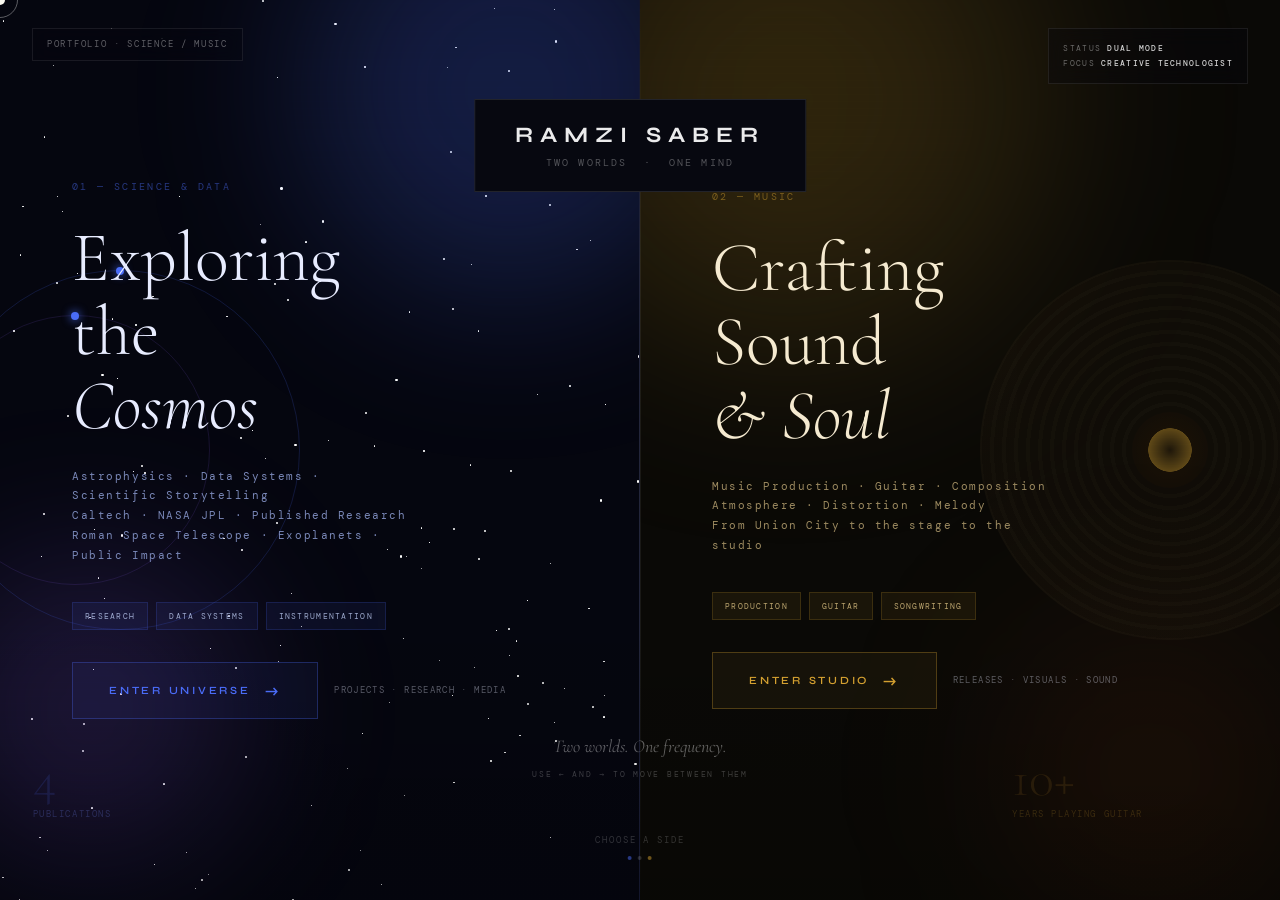
<file: index.html>
<!DOCTYPE html>
<html lang="en">
<head>
  <script type="application/ld+json">
{
  "@context": "https://schema.org",
  "@type": "Person",
  "name": "Ramzi Saber",
  "url": "https://ramzisaber.com",
  "sameAs": [
    "https://www.instagram.com/r.am.zi/",
    "https://open.spotify.com/artist/1OUuBtCM1xAnib7kuSveg5",
    "https://www.linkedin.com/in/ramzisaber/",
    "https://github.com/ramzi-saber"
  ],
  "jobTitle": "Astrophysicist, Musician, Data Engineer",
  "alumniOf": "California Institute of Technology"
}
  </script>

<meta charset="UTF-8">
<meta name="viewport" content="width=device-width, initial-scale=1.0">
<title>Ramzi Saber</title>
<meta name="description" content="Ramzi Saber — science, data, and music portfolio blending astrophysics, engineering, and sound design.">
<meta name="theme-color" content="#070810">
<link rel="preconnect" href="https://fonts.googleapis.com">
<link rel="preconnect" href="https://fonts.gstatic.com" crossorigin>
<link href="https://fonts.googleapis.com/css2?family=Cormorant+Garamond:ital,wght@0,300;0,400;0,500;0,600;1,300;1,400&family=DM+Mono:wght@300;400;500&family=Syne:wght@400;500;600;700;800&display=swap" rel="stylesheet">
<link rel="stylesheet" href="rs-shared.css">
<style>
html,body{height:100%;overflow:hidden;}
.landing{height:100vh;display:grid;grid-template-columns:1fr 1fr;position:relative;overflow:hidden;}
.half{position:relative;display:flex;flex-direction:column;justify-content:center;padding:72px;overflow:hidden;cursor:none;transition:flex .9s var(--ease);}
.half:hover{flex:1.08;}
.hc{background:var(--cosmos);border-right:1px solid var(--cb);}
.hs{background:var(--studio);}
.vg{position:absolute;border-radius:50%;filter:blur(100px);pointer-events:none;animation:pvin 6s ease-in-out infinite;}
@keyframes pvin{0%,100%{opacity:.2;transform:scale(1);}50%{opacity:.34;transform:scale(1.07);}}
.v1{width:500px;height:500px;background:rgba(212,160,48,.18);top:-150px;left:-100px;}
.v2{width:260px;height:260px;background:rgba(200,80,30,.13);bottom:0;right:0;animation-delay:-3s;}
.vinyl{position:absolute;right:-80px;top:50%;transform:translateY(-50%);width:380px;height:380px;border-radius:50%;background:repeating-radial-gradient(circle,#1a130a 0,#1a130a 8px,#231c10 8px,#231c10 12px);animation:spin 12s linear infinite;opacity:.42;}
.vinyl::after{content:'';position:absolute;top:50%;left:50%;transform:translate(-50%,-50%);width:76px;height:76px;border-radius:50%;background:radial-gradient(circle,#3a2a10 0%,#d4a030 40%,#2a1a08 41%,#1a130a 100%);}
@keyframes spin{from{transform:translateY(-50%) rotate(0)}to{transform:translateY(-50%) rotate(360deg)}}
.orb{position:absolute;left:-60px;top:50%;transform:translateY(-50%);border-radius:50%;border:1px solid rgba(74,108,247,.18);animation:opu 5s ease-in-out infinite;}
.orb::before{content:'';position:absolute;top:-4px;left:50%;transform:translateX(-50%);width:8px;height:8px;border-radius:50%;background:var(--ca);box-shadow:0 0 10px var(--ca);}
.orb1{width:360px;height:360px;}
.orb2{width:270px;height:270px;border-color:rgba(150,100,255,.13);animation-duration:7s;animation-direction:reverse;}
@keyframes opu{0%,100%{transform:translateY(-50%) scale(1);}50%{transform:translateY(-50%) scale(1.03);}}
.hlabel{font-size:9.5px;letter-spacing:.25em;text-transform:uppercase;margin-bottom:28px;opacity:.48;}
.cl{color:var(--ca);}.sl{color:var(--sa);}
.htitle{font-family:'Cormorant Garamond',serif;font-size:clamp(42px,5.5vw,80px);font-weight:300;line-height:1.05;margin-bottom:24px;position:relative;z-index:2;}
.ct{color:var(--ct);}.st{color:var(--st);}
.hsub{font-size:10.5px;letter-spacing:.15em;line-height:1.9;max-width:340px;position:relative;z-index:2;margin-bottom:48px;}
.cs{color:var(--cm);}.ss{color:var(--sm);}
/* ENTER BUTTON — large, dramatic */
.enter-btn{display:inline-flex;align-items:center;gap:14px;font-family:'Syne',sans-serif;font-size:11px;font-weight:600;letter-spacing:.25em;text-transform:uppercase;text-decoration:none;padding:18px 36px;border:1px solid;position:relative;z-index:2;transition:all .4s var(--ease);cursor:none;align-self:flex-start;overflow:hidden;}
.enter-btn::before{content:'';position:absolute;inset:0;transform:scaleX(0);transform-origin:left;transition:transform .4s var(--ease);z-index:-1;}
.enter-cosmos{color:var(--ca);border-color:rgba(74,108,247,.3);background:rgba(74,108,247,.06);}
.enter-cosmos::before{background:var(--ca);}
.enter-cosmos:hover{color:#fff;border-color:var(--ca);}
.enter-cosmos:hover::before{transform:scaleX(1);}
.enter-studio{color:var(--sa);border-color:rgba(212,160,48,.3);background:rgba(212,160,48,.06);}
.enter-studio::before{background:var(--sa);}
.enter-studio:hover{color:#0a0906;border-color:var(--sa);}
.enter-studio:hover::before{transform:scaleX(1);}
.btn-arrow{font-size:16px;transition:transform .3s var(--ease);}
.enter-btn:hover .btn-arrow{transform:translateX(6px);}
/* DIVIDER */
.ldiv{position:absolute;top:0;left:50%;transform:translateX(-50%);width:1px;height:100%;background:linear-gradient(to bottom,transparent,rgba(255,255,255,.13) 30%,rgba(255,255,255,.13) 70%,transparent);z-index:10;pointer-events:none;}
.dname{position:absolute;top:11%;left:50%;transform:translate(-50%,0);background:#070810;border:1px solid rgba(255,255,255,.11);padding:22px 40px;text-align:center;z-index:20;white-space:nowrap;}
.dname-main{font-family:'Syne',sans-serif;font-size:22px;font-weight:700;letter-spacing:.32em;text-transform:uppercase;color:rgba(255,255,255,.92);display:block;white-space:nowrap;}
.dname-sub{font-size:10px;letter-spacing:.22em;color:rgba(255,255,255,.3);display:block;margin-top:8px;text-transform:uppercase;white-space:nowrap;}
/* HINT TEXT */
.choose-hint{position:absolute;bottom:40px;left:50%;transform:translateX(-50%);text-align:center;z-index:20;animation:fi 2s ease 1s both;}
.choose-hint p{font-size:9px;letter-spacing:.22em;text-transform:uppercase;color:rgba(255,255,255,.18);}
.choose-hint-dots{display:flex;justify-content:center;gap:6px;margin-top:10px;}
.choose-hint-dots span{width:4px;height:4px;border-radius:50%;background:rgba(255,255,255,.15);}
.choose-hint-dots span:nth-child(1){background:var(--ca);opacity:.5;}
.choose-hint-dots span:nth-child(3){background:var(--sa);opacity:.5;}
@keyframes fi{from{opacity:0;transform:translate(-50%,10px);}to{opacity:1;transform:translate(-50%,0);}}
/* HERO NUMBER ACCENTS */
.half-stat{position:absolute;bottom:80px;left:72px;z-index:2;opacity:0;animation:fi 1s ease 0.8s both;}
.half-stat-num{font-family:'Cormorant Garamond',serif;font-size:52px;font-weight:300;line-height:1;color:rgba(74,108,247,.15);}
.half-stat-label{font-size:8.5px;letter-spacing:.18em;text-transform:uppercase;color:rgba(120,140,255,.25);margin-top:4px;}
.hs .half-stat{left:auto;right:72px;}
.hs .half-stat-num{color:rgba(212,160,48,.12);}
.hs .half-stat-label{color:rgba(212,160,48,.2);}

.landing::before{content:'';position:absolute;inset:0;background:
radial-gradient(circle at 18% 28%, rgba(74,108,247,.12), transparent 30%),
radial-gradient(circle at 82% 65%, rgba(212,160,48,.1), transparent 28%),
linear-gradient(to bottom, rgba(255,255,255,.02), transparent 22%, transparent 78%, rgba(255,255,255,.02));
pointer-events:none;z-index:0;}
.topnote{position:absolute;top:28px;left:32px;z-index:25;font-size:8.5px;letter-spacing:.2em;text-transform:uppercase;color:rgba(255,255,255,.36);padding:10px 14px;border:1px solid rgba(255,255,255,.08);background:rgba(7,8,16,.35);backdrop-filter:blur(10px);}
.half::after{content:'';position:absolute;inset:0;background:linear-gradient(to top, rgba(0,0,0,.16), transparent 36%);pointer-events:none;}
.pills{display:flex;flex-wrap:wrap;gap:8px;position:relative;z-index:2;margin:-12px 0 32px;}
.pill{font-size:8px;letter-spacing:.16em;text-transform:uppercase;padding:8px 12px;border:1px solid rgba(255,255,255,.08);background:rgba(255,255,255,.03);}
.hc .pill{color:rgba(200,216,255,.76);border-color:rgba(74,108,247,.18);background:rgba(74,108,247,.08);}
.hs .pill{color:rgba(240,212,144,.75);border-color:rgba(212,160,48,.18);background:rgba(212,160,48,.08);}
.enter-row{display:flex;align-items:center;gap:16px;position:relative;z-index:2;flex-wrap:wrap;}
.enter-note{font-size:8.5px;letter-spacing:.16em;text-transform:uppercase;opacity:.36;}
.center-quote{position:absolute;left:50%;bottom:120px;transform:translateX(-50%);z-index:24;font-family:'Cormorant Garamond',serif;font-size:18px;font-style:italic;color:rgba(255,255,255,.36);text-align:center;pointer-events:none;max-width:420px;line-height:1.4;}
.center-quote span{display:block;font-family:'DM Mono',monospace;font-size:8px;letter-spacing:.22em;text-transform:uppercase;font-style:normal;color:rgba(255,255,255,.22);margin-top:10px;}
.mini-console{position:absolute;top:28px;right:32px;z-index:25;padding:12px 14px;min-width:170px;border:1px solid rgba(255,255,255,.08);background:rgba(7,8,16,.35);backdrop-filter:blur(10px);font-size:8px;letter-spacing:.16em;text-transform:uppercase;color:rgba(255,255,255,.38);line-height:1.9;}
.mini-console strong{color:rgba(255,255,255,.82);font-weight:500;}
.scanline{position:absolute;inset:0;pointer-events:none;z-index:1;background:linear-gradient(to bottom,transparent 0%,rgba(255,255,255,.018) 50%,transparent 100%);background-size:100% 7px;mix-blend-mode:soft-light;opacity:.45;}

@media(max-width:768px){
  .landing{grid-template-columns:1fr;grid-template-rows:1fr 1fr;overflow:auto;height:auto;min-height:100vh;}
  html,body{overflow:auto;}
  .half{padding:80px 32px 60px;}
  .topnote{top:16px;left:16px;font-size:8px;}
  .mini-console{top:16px;right:16px;min-width:150px;font-size:7.5px;}
  .center-quote{display:none;}
  .pills{margin:-8px 0 24px;}
  .enter-row{align-items:flex-start;gap:10px;}
  .enter-note{display:none;}
  .ldiv,.dname{display:none;}
  .orb,.vinyl{display:none;}
  .half-stat{display:none;}
  .choose-hint{bottom:20px;}
  body{cursor:auto;}.cursor,.cursor-ring{display:none;}
}
</style>
</head>
<body>
<div class="page-veil" id="veil"></div>
<div class="cursor" id="cur"></div>
<div class="cursor-ring" id="ring"></div>
<title>Ramzi Saber — Astrophysicist, Data Scientist, Musician</title>

<meta name="description" content="Ramzi Saber is an astrophysicist, data engineer, and musician. NASA JPL, Caltech graduate, and music producer blending science and sound.">

<meta name="keywords" content="Ramzi Saber, astrophysics, Caltech, NASA JPL, music producer, data scientist">

<div class="landing">
  <div class="scanline"></div>
  <div class="topnote">Portfolio · Science / Music</div>
  <div class="mini-console">Status <strong id="statusMode">Dual Mode</strong><br>Focus <strong id="statusFocus">Creative Technologist</strong></div>
  <!-- COSMOS HALF -->
  <div class="half hc" id="cosmosHalf">
    <div class="stars" id="stL"></div>
    <div class="neb n1"></div>
    <div class="neb n2"></div>
    <div class="orb orb1"></div>
    <div class="orb orb2"></div>
    <div class="hlabel cl">01 — Science &amp; Data</div>
    <h1 class="htitle ct">Exploring<br>the<br><em>Cosmos</em></h1>
    <p class="hsub cs">Astrophysics · Data Systems · Scientific Storytelling<br>Caltech · NASA JPL · Published Research<br>Roman Space Telescope · Exoplanets · Public Impact</p>
    <div class="pills" aria-hidden="true"><span class="pill">Research</span><span class="pill">Data Systems</span><span class="pill">Instrumentation</span></div>
    <div class="enter-row"><a href="science.html" class="enter-btn enter-cosmos" id="enterScience" aria-label="Enter science and data portfolio">
      Enter Universe <span class="btn-arrow">→</span>
    </a><span class="enter-note">Projects · research · media</span></div>
    <div class="half-stat">
      <div class="half-stat-num">4</div>
      <div class="half-stat-label">Publications</div>
    </div>
  </div>

  <!-- DIVIDER -->
  <div class="ldiv">
    <div class="dname">
      <span class="dname-main">Ramzi Saber</span>
      <span class="dname-sub">Two worlds &nbsp;·&nbsp; One mind</span>
    </div>
  </div>

  <!-- STUDIO HALF -->
  <div class="half hs" id="studioHalf">
    <div class="vg v1"></div>
    <div class="vg v2"></div>
    <div class="vinyl"></div>
    <div class="hlabel sl">02 — Music</div>
    <h1 class="htitle st">Crafting<br>Sound<br><em>&amp; Soul</em></h1>
    <p class="hsub ss">Music Production · Guitar · Composition<br>Atmosphere · Distortion · Melody<br>From Union City to the stage to the studio</p>
    <div class="pills" aria-hidden="true"><span class="pill">Production</span><span class="pill">Guitar</span><span class="pill">Songwriting</span></div>
    <div class="enter-row"><a href="music.html" class="enter-btn enter-studio" id="enterStudio" aria-label="Enter music portfolio">
      Enter Studio <span class="btn-arrow">→</span>
    </a><span class="enter-note">Releases · visuals · sound</span></div>
    <div class="half-stat">
      <div class="half-stat-num">10+</div>
      <div class="half-stat-label">Years playing guitar</div>
    </div>
  </div>

  <!-- BOTTOM HINT -->
  <div class="choose-hint">
    <p>Choose a side</p>
    <div class="choose-hint-dots">
      <span></span><span></span><span></span>
    </div>
  </div>
  <div class="center-quote" id="centerQuote">Two worlds. One frequency.<span>Use ← and → to move between them</span></div>
</div>

<script>
const cur=document.getElementById('cur'),ring=document.getElementById('ring');
let mx=0,my=0,rx=0,ry=0;
document.addEventListener('mousemove',e=>{mx=e.clientX;my=e.clientY;cur.style.left=mx+'px';cur.style.top=my+'px';});
document.querySelectorAll('a').forEach(el=>{el.addEventListener('mouseenter',()=>ring.classList.add('hov'));el.addEventListener('mouseleave',()=>ring.classList.remove('hov'));});
(function animR(){rx+=(mx-rx)*.1;ry+=(my-ry)*.1;ring.style.left=rx+'px';ring.style.top=ry+'px';requestAnimationFrame(animR);})();

function mkStars(id,n){const c=document.getElementById(id);if(!c)return;for(let i=0;i<n;i++){const s=document.createElement('div');s.className='star';const sz=Math.random()*2+.4;s.style.cssText=`width:${sz}px;height:${sz}px;left:${Math.random()*100}%;top:${Math.random()*100}%;--d:${2+Math.random()*4}s;--mn:${.1+Math.random()*.3};--mx:${.5+Math.random()*.5};animation-delay:${Math.random()*5}s`;c.appendChild(s);}}
mkStars('stL',150);

// Cinematic transition on enter
const veil=document.getElementById('veil');
function goTo(url,color){
  veil.style.background=color;
  veil.classList.add('show');
  setTimeout(()=>window.location.href=url,600);
}
document.getElementById('enterScience').addEventListener('click',e=>{e.preventDefault();goTo('science.html','#05060f');});
document.getElementById('enterStudio').addEventListener('click',e=>{e.preventDefault();goTo('music.html','#0a0906');});

// Fade in on arrival
window.addEventListener('load',()=>{setTimeout(()=>veil.classList.remove('show'),80);});
const statusMode=document.getElementById('statusMode');
const statusFocus=document.getElementById('statusFocus');
const centerQuote=document.getElementById('centerQuote');
const quotes=[
  ['Two worlds. One frequency.','Use ← and → to move between them'],
  ['Built in data. Driven by feeling.','A portfolio split between precision and atmosphere'],
  ['Astrophysics on one side. Distortion on the other.','Same mind. Different instruments']
];
let q=0; setInterval(()=>{q=(q+1)%quotes.length; centerQuote.innerHTML=`${quotes[q][0]}<span>${quotes[q][1]}</span>`;},4200);
function setMode(side){
  if(side==='science'){statusMode.textContent='Science';statusFocus.textContent='Research / Systems';}
  else{statusMode.textContent='Music';statusFocus.textContent='Production / Guitar';}
}
document.getElementById('cosmosHalf').addEventListener('mouseenter',()=>setMode('science'));
document.getElementById('studioHalf').addEventListener('mouseenter',()=>setMode('music'));
document.addEventListener('keydown',e=>{
  if(e.key==='ArrowLeft') goTo('science.html','#05060f');
  if(e.key==='ArrowRight') goTo('music.html','#0a0906');
});
</script>
</body>
</html>
</file>
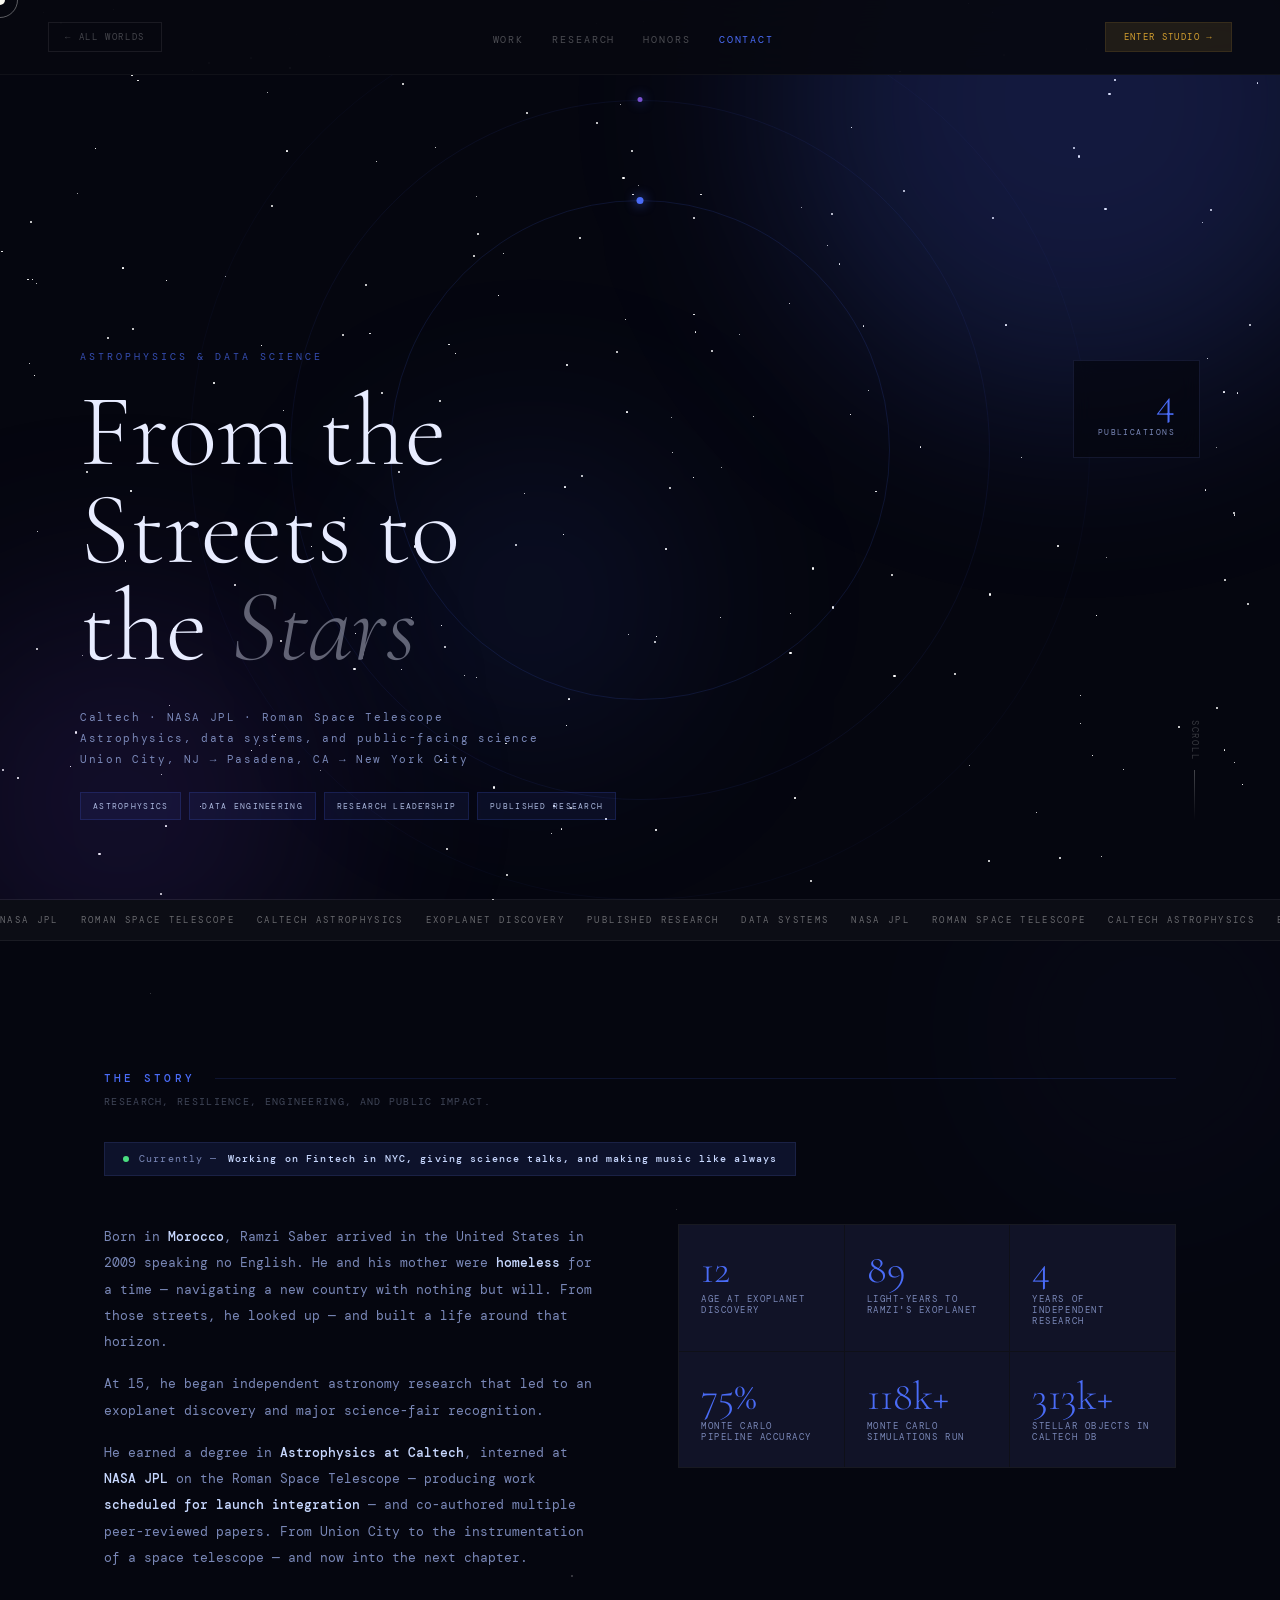
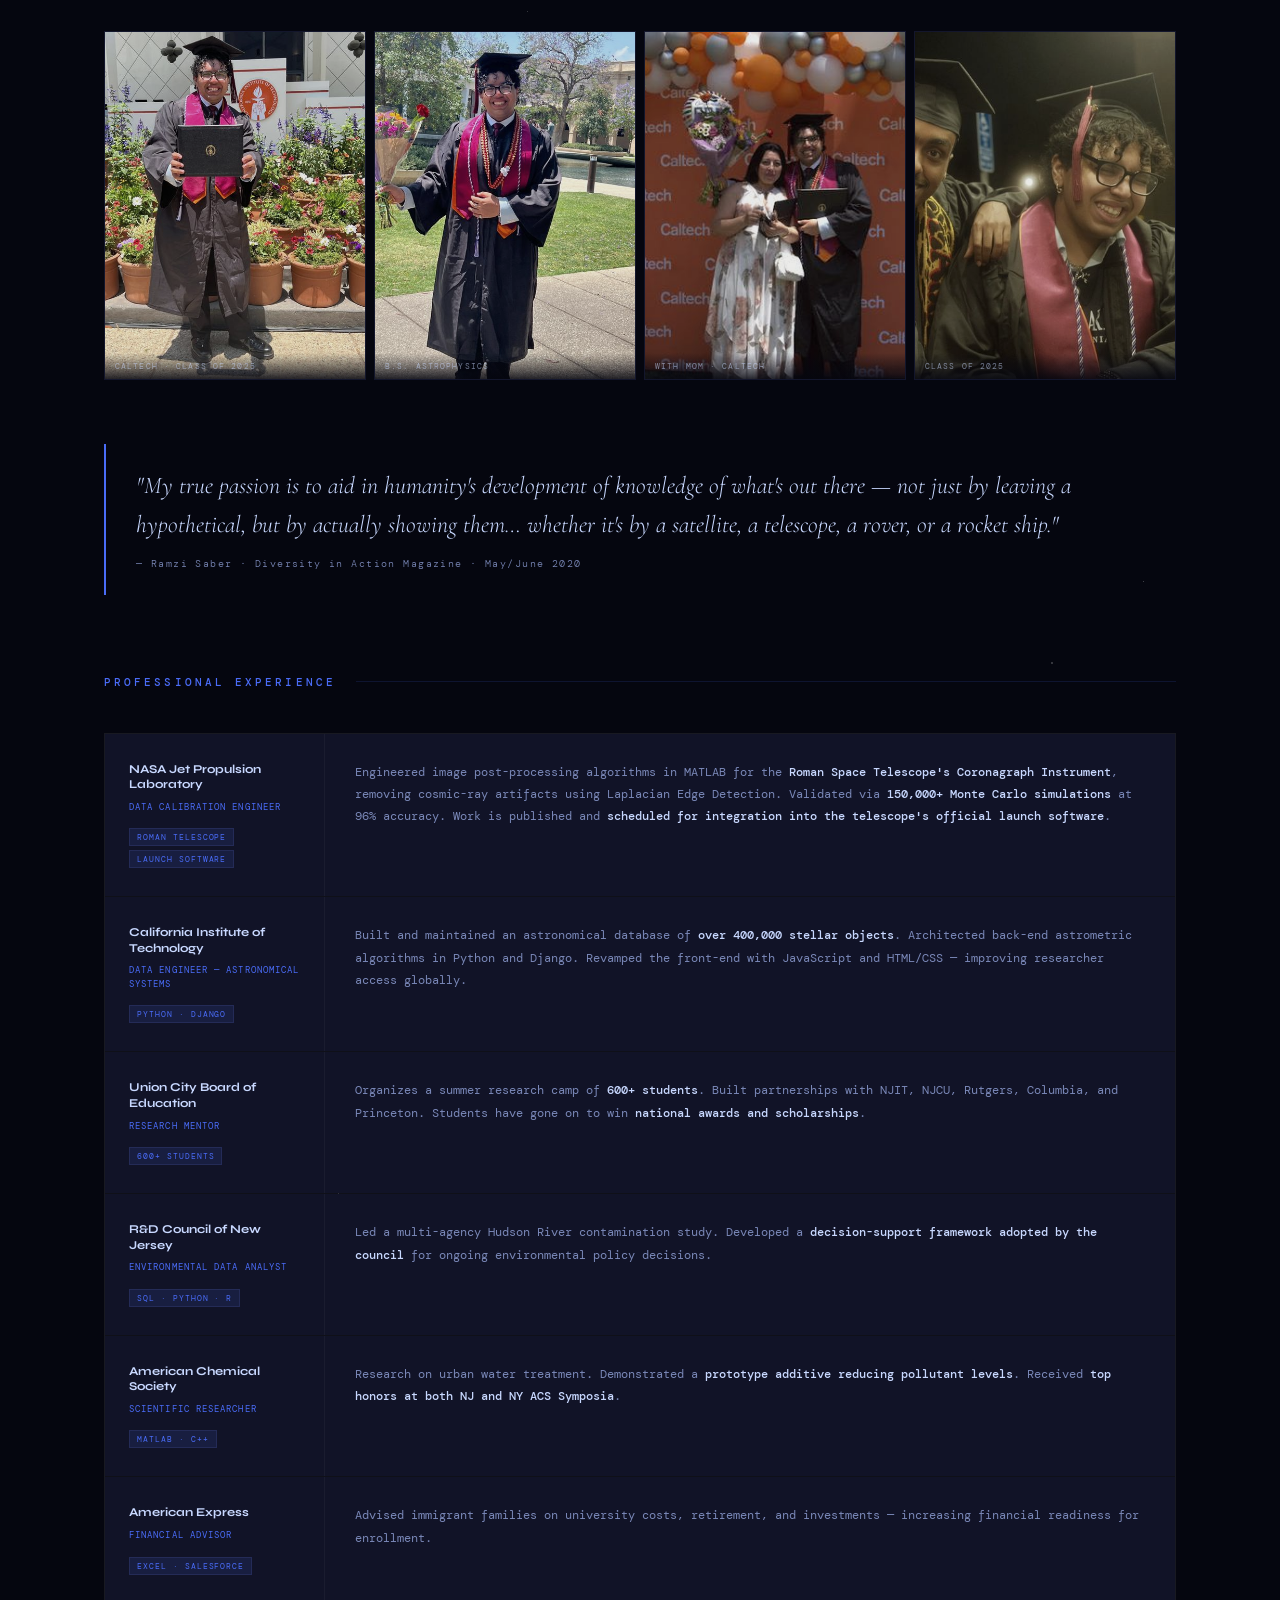
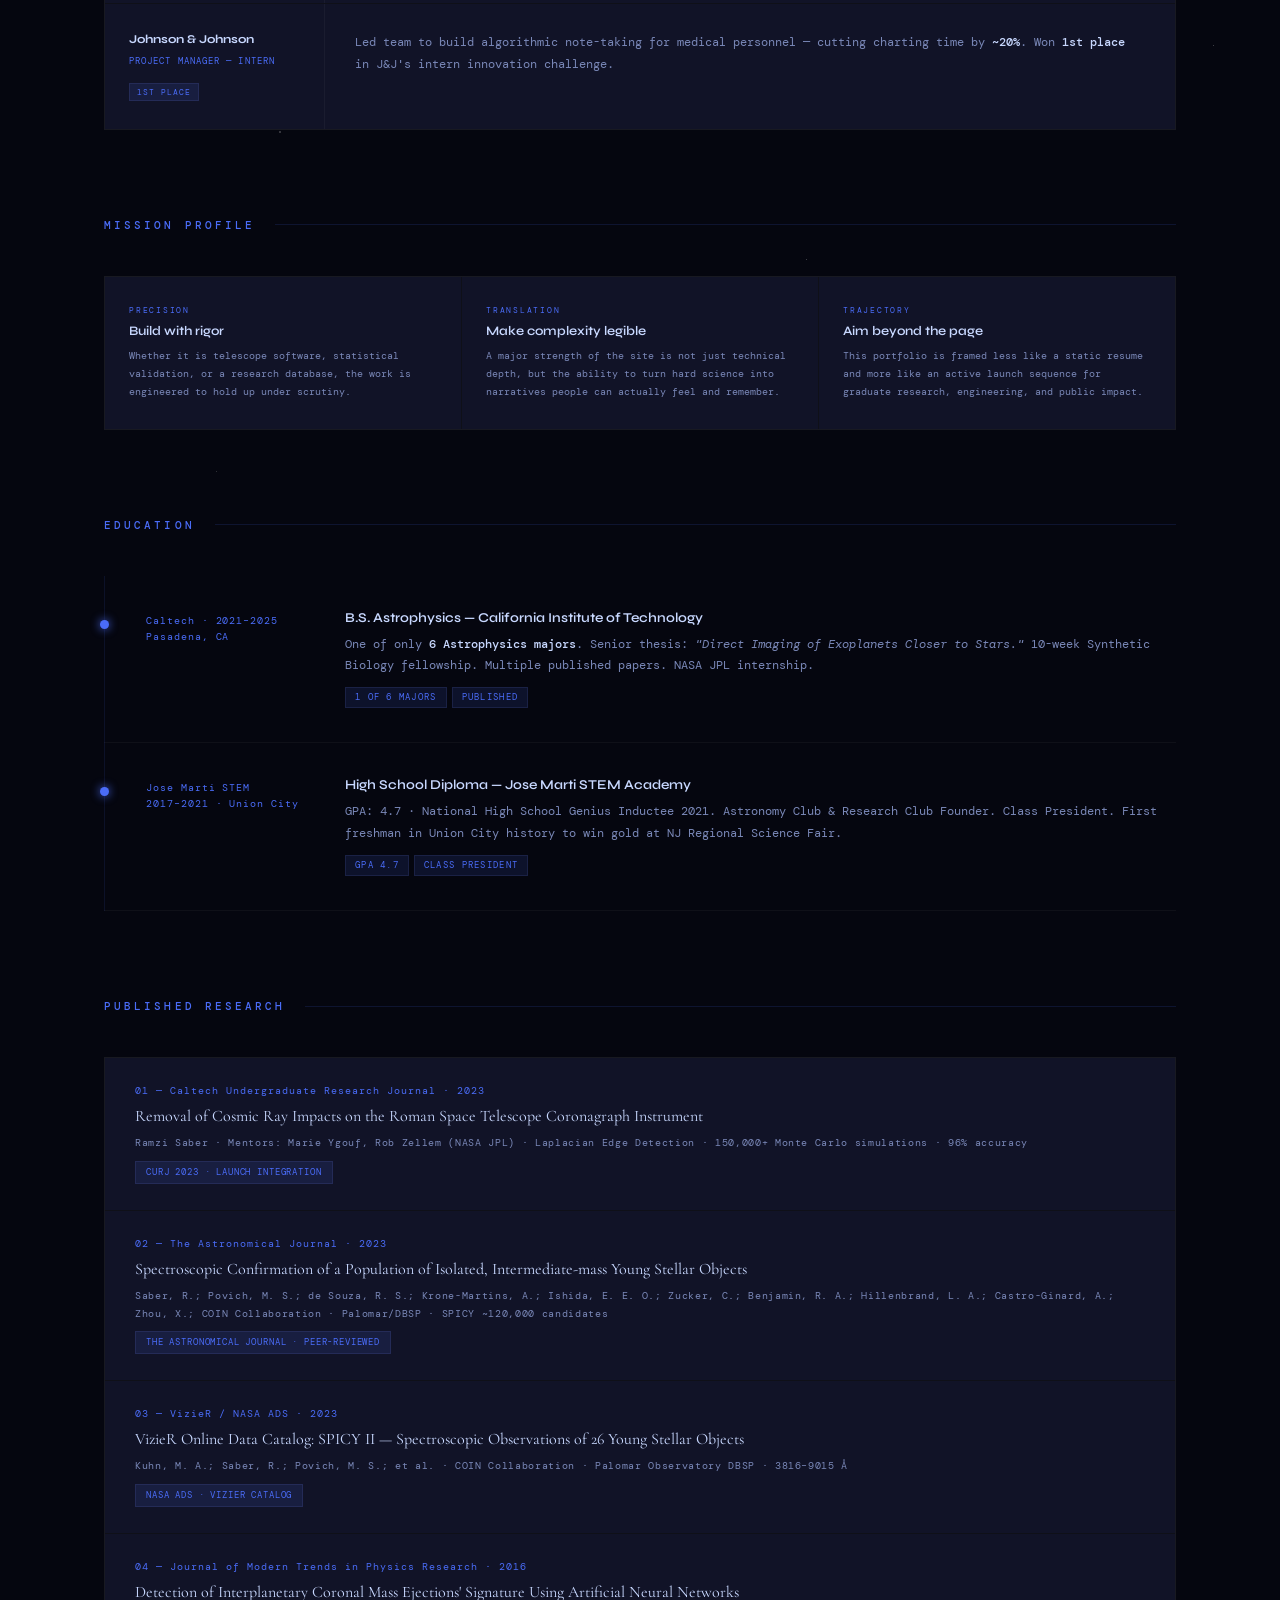
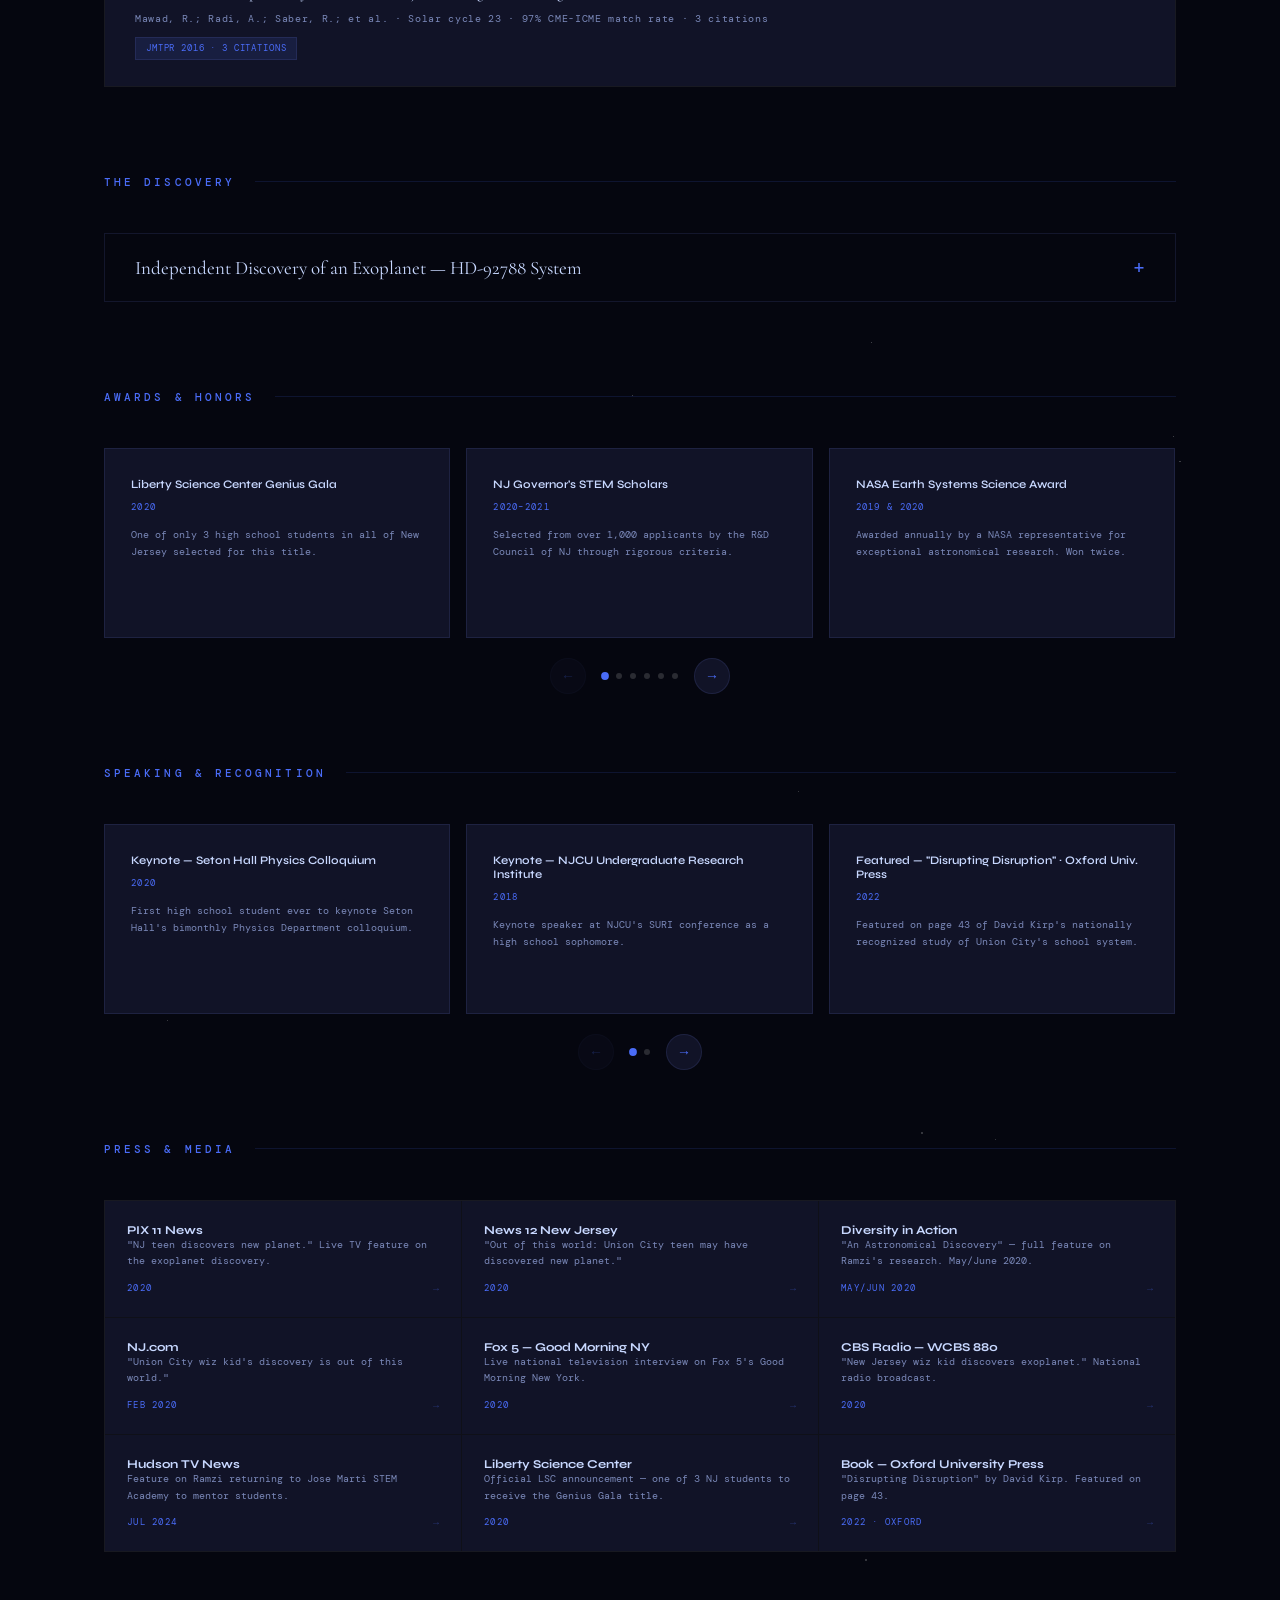
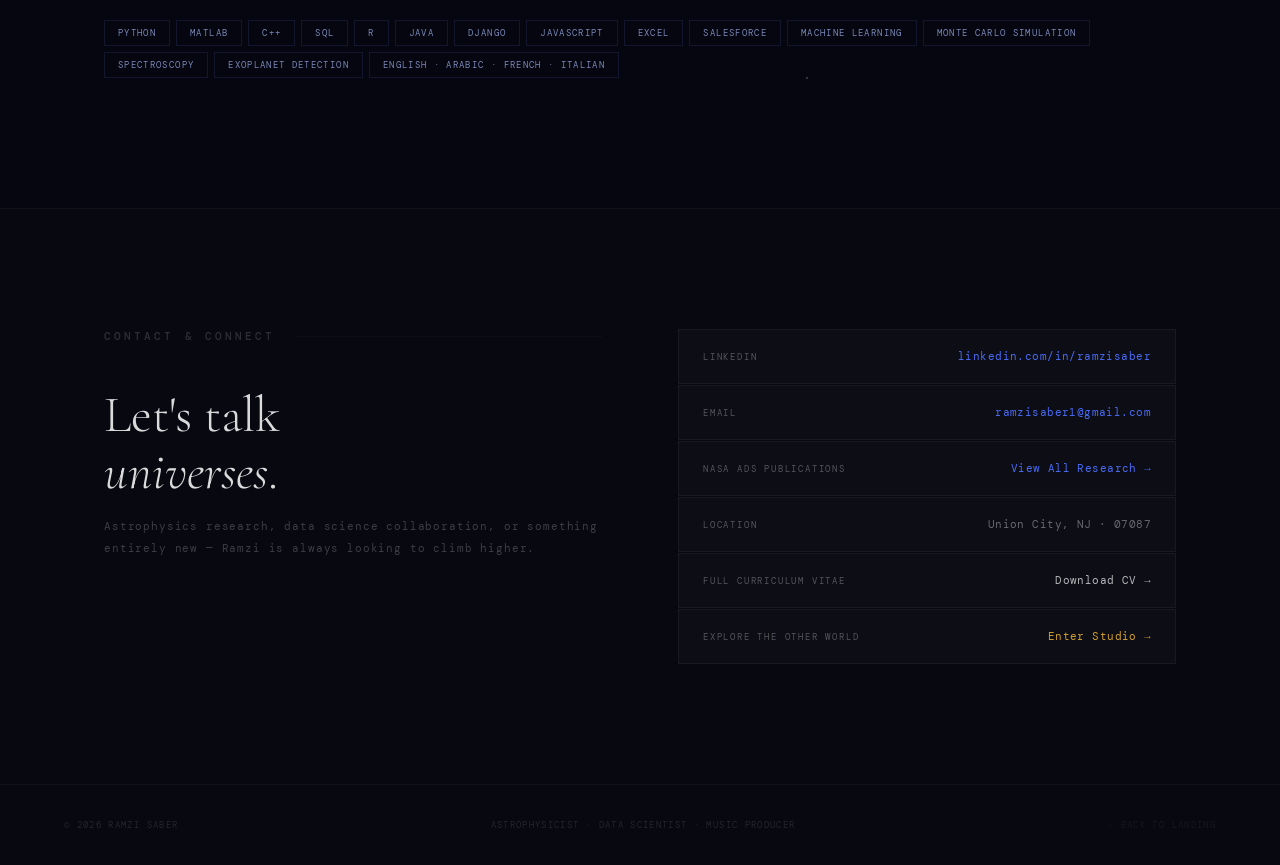
<file: science.html>
<!DOCTYPE html>
<html lang="en">
<head>
<meta charset="UTF-8">
<meta name="viewport" content="width=device-width, initial-scale=1.0">
<title>Ramzi Saber — Science & Data</title>
<meta name="description" content="Ramzi Saber science and data portfolio — astrophysics, research, engineering, publications, awards, and media.">
<meta name="theme-color" content="#05060f">
<link rel="preconnect" href="https://fonts.googleapis.com">
<link rel="preconnect" href="https://fonts.gstatic.com" crossorigin>
<link href="https://fonts.googleapis.com/css2?family=Cormorant+Garamond:ital,wght@0,300;0,400;0,500;0,600;1,300;1,400&family=DM+Mono:wght@300;400;500&family=Syne:wght@400;500;600;700;800&display=swap" rel="stylesheet">
<link rel="stylesheet" href="rs-shared.css">
<style>
.progress-bar{position:fixed;top:0;left:0;height:2px;background:var(--ca);z-index:200;width:0%;pointer-events:none;transition:width .1s linear;}
/* SCIENCE HERO */
.sci-hero{height:100vh;background:var(--cosmos);position:relative;display:flex;align-items:flex-end;overflow:hidden;}
.sci-hero .stars{position:absolute;inset:0;pointer-events:none;overflow:hidden;}
.hero-neb{position:absolute;border-radius:50%;filter:blur(100px);pointer-events:none;}
.hn1{width:600px;height:600px;background:rgba(74,108,247,.2);top:-200px;right:-100px;animation:pneb2 10s ease-in-out infinite;}
.hn2{width:400px;height:400px;background:rgba(100,60,200,.15);bottom:-100px;left:-80px;animation:pneb2 8s ease-in-out infinite;animation-delay:-4s;}
.hn3{width:300px;height:300px;background:rgba(74,108,247,.1);top:50%;left:30%;animation:pneb2 12s ease-in-out infinite;animation-delay:-6s;}
@keyframes pneb2{0%,100%{opacity:.6;transform:scale(1);}50%{opacity:1;transform:scale(1.06);}}
.hero-orb{position:absolute;border-radius:50%;border:1px solid rgba(74,108,247,.14);top:50%;left:50%;transform:translate(-50%,-50%);animation:orbspin var(--t,30s) linear infinite;}
.ho1{width:500px;height:500px;--t:30s;}
.ho2{width:700px;height:700px;--t:50s;animation-direction:reverse;border-color:rgba(74,108,247,.08);}
.ho3{width:900px;height:900px;--t:80s;border-color:rgba(74,108,247,.04);}
.ho1::before,.ho2::before{content:'';position:absolute;top:-4px;left:50%;transform:translateX(-50%);width:7px;height:7px;border-radius:50%;background:var(--ca);box-shadow:0 0 12px var(--ca);}
.ho2::before{width:5px;height:5px;background:rgba(150,100,255,.8);}
@keyframes orbspin{from{transform:translate(-50%,-50%) rotate(0)}to{transform:translate(-50%,-50%) rotate(360deg)}}
.hero-content{position:relative;z-index:2;padding:0 80px 80px;max-width:900px;}
.hero-eyebrow{font-size:10px;letter-spacing:.3em;text-transform:uppercase;color:var(--ca);opacity:.7;margin-bottom:20px;}
.hero-title{font-family:'Cormorant Garamond',serif;font-size:clamp(54px,8vw,110px);font-weight:300;line-height:.95;color:var(--ct);margin-bottom:32px;}
.hero-title em{font-style:italic;opacity:.4;}
.hero-sub{font-size:11px;letter-spacing:.15em;line-height:1.9;color:var(--cm);max-width:480px;}
.hero-scroll{position:absolute;right:80px;bottom:80px;z-index:2;display:flex;flex-direction:column;align-items:center;gap:10px;}
.hero-scroll span{font-size:8.5px;letter-spacing:.2em;text-transform:uppercase;color:rgba(255,255,255,.2);writing-mode:vertical-rl;}
.hero-scroll-line{width:1px;height:50px;background:linear-gradient(to bottom,rgba(255,255,255,.25),transparent);animation:sline 2s ease-in-out infinite;}
@keyframes sline{0%{transform:scaleY(0);transform-origin:top;}50%{transform:scaleY(1);transform-origin:top;}51%{transform:scaleY(1);transform-origin:bottom;}100%{transform:scaleY(0);transform-origin:bottom;}}
.hero-badge{position:absolute;top:40%;right:80px;z-index:2;border:1px solid var(--cb);background:rgba(5,6,15,.7);backdrop-filter:blur(10px);padding:20px 24px;text-align:right;}
.hero-badge-num{font-family:'Cormorant Garamond',serif;font-size:42px;font-weight:300;color:var(--ca);line-height:1;}
.hero-badge-lbl{font-size:8px;letter-spacing:.18em;text-transform:uppercase;color:var(--cm);margin-top:4px;}
.hero-canvas{position:absolute;inset:0;pointer-events:none;z-index:1;opacity:.45;}
.feature-band{position:relative;z-index:2;margin-top:-1px;}
.mission-grid{display:grid;grid-template-columns:repeat(3,1fr);gap:1px;background:rgba(255,255,255,.04);border:1px solid rgba(255,255,255,.04);}
.mission-card{padding:28px 24px;background:var(--csuf);}
.mission-k{font-size:8px;letter-spacing:.22em;text-transform:uppercase;color:var(--ca);margin-bottom:8px;}
.mission-title{font-family:'Syne',sans-serif;font-size:13px;font-weight:600;color:var(--cstar);margin-bottom:8px;}
.mission-desc{font-size:10px;line-height:1.8;color:var(--cm);}
@media(max-width:768px){.mission-grid{grid-template-columns:1fr;}.hero-canvas{opacity:.3;}}

.scroll-top{position:fixed;right:24px;bottom:24px;z-index:120;width:46px;height:46px;border-radius:50%;display:flex;align-items:center;justify-content:center;border:1px solid rgba(74,108,247,.2);background:rgba(5,6,15,.72);backdrop-filter:blur(12px);color:var(--ca);text-decoration:none;opacity:0;transform:translateY(12px);pointer-events:none;transition:all .3s;}
.scroll-top.show{opacity:1;transform:translateY(0);pointer-events:auto;}
.hero-pills{display:flex;flex-wrap:wrap;gap:8px;margin-top:22px;}
.hero-pill{font-size:8px;letter-spacing:.16em;text-transform:uppercase;padding:8px 12px;border:1px solid rgba(74,108,247,.18);background:rgba(74,108,247,.08);color:rgba(200,216,255,.84);}
.section-lead{font-size:10px;letter-spacing:.13em;text-transform:uppercase;color:rgba(200,216,255,.3);margin:-34px 0 34px;}
.sitem,.pub,.pitem,.ccard,.clink{transition:transform .25s, background .25s, box-shadow .25s;}
.sitem:hover,.pub:hover,.pitem:hover,.ccard:hover,.clink:hover{transform:translateY(-2px);box-shadow:0 14px 30px rgba(0,0,0,.18);}
@media(max-width:768px){.scroll-top{right:16px;bottom:16px;width:42px;height:42px;}}

</style>
</head>
<body>
<div class="page-veil" id="veil"></div>
<div class="progress-bar" id="progressBar"></div>
<div class="cursor" id="cur"></div>
<div class="cursor-ring" id="ring"></div>

<nav>
  <a href="index.html" class="nav-back cosmos-back" id="backBtn">← All Worlds</a>
  <ul class="nav-links">
    <li><a href="#experience" class="cn">Work</a></li>
    <li><a href="#research" class="cn">Research</a></li>
    <li><a href="#awards" class="cn">Honors</a></li>
    <li><a href="#contact" class="cn">Contact</a></li>
  </ul>
  <a href="music.html" class="world-switch switch-to-studio" id="switchStudio">Enter Studio →</a>
</nav>

<!-- SCIENCE HERO -->
<div class="sci-hero" id="top">
  <canvas class="hero-canvas" id="heroCanvas"></canvas>
  <div class="stars" id="stHero"></div>
  <div class="hero-neb hn1"></div>
  <div class="hero-neb hn2"></div>
  <div class="hero-neb hn3"></div>
  <div class="hero-orb ho1"></div>
  <div class="hero-orb ho2"></div>
  <div class="hero-orb ho3"></div>
  <div class="hero-content">
    <div class="hero-eyebrow">Astrophysics &amp; Data Science</div>
    <h1 class="hero-title">From the<br>Streets to<br>the <em>Stars</em></h1>
    <p class="hero-sub">Caltech · NASA JPL · Roman Space Telescope<br>Astrophysics, data systems, and public-facing science<br>Union City, NJ → Pasadena, CA → New York City</p>
    <div class="hero-pills" aria-hidden="true"><span class="hero-pill">Astrophysics</span><span class="hero-pill">Data Engineering</span><span class="hero-pill">Research Leadership</span><span class="hero-pill">Published Research</span></div>
  </div>
  <div class="hero-badge">
    <div class="hero-badge-num">4</div>
    <div class="hero-badge-lbl">Publications</div>
  </div>
  <div class="hero-scroll">
    <span>Scroll</span>
    <div class="hero-scroll-line"></div>
  </div>
</div>
<div class="feature-band marquee"><div class="marquee-track">
  <span class="marquee-item">nasa jpl</span><span class="marquee-item">roman space telescope</span><span class="marquee-item">caltech astrophysics</span><span class="marquee-item">exoplanet discovery</span><span class="marquee-item">published research</span><span class="marquee-item">data systems</span><span class="marquee-item">nasa jpl</span><span class="marquee-item">roman space telescope</span><span class="marquee-item">caltech astrophysics</span><span class="marquee-item">exoplanet discovery</span><span class="marquee-item">published research</span><span class="marquee-item">data systems</span>
</div></div>

<!-- MAIN SCIENCE CONTENT -->
<section class="csec" id="experience">
  <div class="neb n1" style="opacity:.1;"></div>
  <div class="stars" id="stSec" style="opacity:.25;"></div>
  <div class="si">
    <div class="eyebrow rev">The Story</div>
    <div class="section-lead rev">Research, resilience, engineering, and public impact.</div>
    <div class="currently rev">
      <span class="currently-dot"></span>
      Currently — <strong>Working on Fintech in NYC, giving science talks, and making music like always</strong>
    </div>
    <div class="biog rev">
      <div class="btxt">
        <p>Born in <strong>Morocco</strong>, Ramzi Saber arrived in the United States in 2009 speaking no English. He and his mother were <strong>homeless</strong> for a time — navigating a new country with nothing but will. From those streets, he looked up — and built a life around that horizon.</p>
        <p>At 15, he began independent astronomy research that led to an exoplanet discovery and major science-fair recognition.</p>
        <p>He earned a degree in <strong>Astrophysics at Caltech</strong>, interned at <strong>NASA JPL</strong> on the Roman Space Telescope — producing work <strong>scheduled for launch integration</strong> — and co-authored multiple peer-reviewed papers. From Union City to the instrumentation of a space telescope — and now into the next chapter.</p>
      </div>
      <div>
        <div class="sgrid">
          <div class="sitem"><div class="snum" data-target="15" data-suffix="">0</div><div class="slbl">Age at exoplanet discovery</div></div>
          <div class="sitem"><div class="snum" data-target="113" data-suffix="">0</div><div class="slbl">Light-years to Ramzi's exoplanet</div></div>
          <div class="sitem"><div class="snum" data-target="5" data-suffix="">0</div><div class="slbl">Years of independent research</div></div>
          <div class="sitem"><div class="snum" data-target="96" data-suffix="%">0%</div><div class="slbl">Monte Carlo pipeline accuracy</div></div>
          <div class="sitem"><div class="snum" data-target="150" data-suffix="k+">0</div><div class="slbl">Monte Carlo simulations run</div></div>
          <div class="sitem"><div class="snum" data-target="400" data-suffix="k+">0</div><div class="slbl">Stellar objects in Caltech DB</div></div>
        </div>
      </div>
    </div>
    <div class="photo-strip rev">
      <div class="photo-frame"><img src="grad1.jpg" alt="Caltech graduation" loading="lazy"><div class="photo-cap">Caltech · Class of 2025</div></div>
      <div class="photo-frame"><img src="grad2.jpg" alt="Graduation" loading="lazy"><div class="photo-cap">B.S. Astrophysics</div></div>
      <div class="photo-frame"><img src="grad3.jpg" alt="With Mom" loading="lazy"><div class="photo-cap">With Mom · Caltech</div></div>
      <div class="photo-frame"><img src="grad4.jpg" alt="With classmates" loading="lazy"><div class="photo-cap">Class of 2025</div></div>
    </div>
    <blockquote class="bquote rev">
      "My true passion is to aid in humanity's development of knowledge of what's out there — not just by leaving a hypothetical, but by actually showing them… whether it's by a satellite, a telescope, a rover, or a rocket ship."
      <cite>— Ramzi Saber · Diversity in Action Magazine · May/June 2020</cite>
    </blockquote>
    <div class="eyebrow rev" style="margin-top:0;">Professional Experience</div>
    <div class="exp-grid">
      <div class="exp-card"><div class="exp-left"><div class="exp-org">NASA Jet Propulsion Laboratory</div><div class="exp-role">Data Calibration Engineer</div><div class="exp-tags"><span class="exp-tag">Roman Telescope</span><span class="exp-tag">Launch Software</span></div></div><div class="exp-right"><p>Engineered image post-processing algorithms in MATLAB for the <strong>Roman Space Telescope's Coronagraph Instrument</strong>, removing cosmic-ray artifacts using Laplacian Edge Detection. Validated via <strong>150,000+ Monte Carlo simulations</strong> at 96% accuracy. Work is published and <strong>scheduled for integration into the telescope's official launch software</strong>.</p></div></div>
      <div class="exp-card"><div class="exp-left"><div class="exp-org">California Institute of Technology</div><div class="exp-role">Data Engineer — Astronomical Systems</div><div class="exp-tags"><span class="exp-tag">Python · Django</span></div></div><div class="exp-right"><p>Built and maintained an astronomical database of <strong>over 400,000 stellar objects</strong>. Architected back-end astrometric algorithms in Python and Django. Revamped the front-end with JavaScript and HTML/CSS — improving researcher access globally.</p></div></div>
      <div class="exp-card"><div class="exp-left"><div class="exp-org">Union City Board of Education</div><div class="exp-role">Research Mentor</div><div class="exp-tags"><span class="exp-tag">600+ Students</span></div></div><div class="exp-right"><p>Organizes a summer research camp of <strong>600+ students</strong>. Built partnerships with NJIT, NJCU, Rutgers, Columbia, and Princeton. Students have gone on to win <strong>national awards and scholarships</strong>.</p></div></div>
      <div class="exp-card"><div class="exp-left"><div class="exp-org">R&amp;D Council of New Jersey</div><div class="exp-role">Environmental Data Analyst</div><div class="exp-tags"><span class="exp-tag">SQL · Python · R</span></div></div><div class="exp-right"><p>Led a multi-agency Hudson River contamination study. Developed a <strong>decision-support framework adopted by the council</strong> for ongoing environmental policy decisions.</p></div></div>
      <div class="exp-card"><div class="exp-left"><div class="exp-org">American Chemical Society</div><div class="exp-role">Scientific Researcher</div><div class="exp-tags"><span class="exp-tag">MATLAB · C++</span></div></div><div class="exp-right"><p>Research on urban water treatment. Demonstrated a <strong>prototype additive reducing pollutant levels</strong>. Received <strong>top honors at both NJ and NY ACS Symposia</strong>.</p></div></div>
      <div class="exp-card"><div class="exp-left"><div class="exp-org">American Express</div><div class="exp-role">Financial Advisor</div><div class="exp-tags"><span class="exp-tag">Excel · Salesforce</span></div></div><div class="exp-right"><p>Advised immigrant families on university costs, retirement, and investments — increasing financial readiness for enrollment.</p></div></div>
      <div class="exp-card"><div class="exp-left"><div class="exp-org">Johnson &amp; Johnson</div><div class="exp-role">Project Manager — Intern</div><div class="exp-tags"><span class="exp-tag">1st Place</span></div></div><div class="exp-right"><p>Led team to build algorithmic note-taking for medical personnel — cutting charting time by <strong>~20%</strong>. Won <strong>1st place</strong> in J&amp;J's intern innovation challenge.</p></div></div>
    </div>
    <div class="eyebrow rev" style="margin-top:88px;">Mission Profile</div>
    <div class="mission-grid rev" style="margin-bottom:88px;">
      <div class="mission-card"><div class="mission-k">Precision</div><div class="mission-title">Build with rigor</div><div class="mission-desc">Whether it is telescope software, statistical validation, or a research database, the work is engineered to hold up under scrutiny.</div></div>
      <div class="mission-card"><div class="mission-k">Translation</div><div class="mission-title">Make complexity legible</div><div class="mission-desc">A major strength of the site is not just technical depth, but the ability to turn hard science into narratives people can actually feel and remember.</div></div>
      <div class="mission-card"><div class="mission-k">Trajectory</div><div class="mission-title">Aim beyond the page</div><div class="mission-desc">This portfolio is framed less like a static resume and more like an active launch sequence for graduate research, engineering, and public impact.</div></div>
    </div>
    <div class="eyebrow rev" style="margin-top:88px;">Education</div>
    <div class="tl rev"><div class="tlline"></div>
      <div class="titem"><div class="tyr">Caltech · 2021–2025<br>Pasadena, CA</div><div class="tc"><h3>B.S. Astrophysics — California Institute of Technology</h3><p>One of only <strong>6 Astrophysics majors</strong>. Senior thesis: <em>"Direct Imaging of Exoplanets Closer to Stars."</em> 10-week Synthetic Biology fellowship. Multiple published papers. NASA JPL internship.</p><div class="ttags"><span class="ttag">1 of 6 Majors</span><span class="ttag">Published</span></div></div></div>
      <div class="titem"><div class="tyr">Jose Marti STEM<br>2017–2021 · Union City</div><div class="tc"><h3>High School Diploma — Jose Marti STEM Academy</h3><p>GPA: 4.7 · National High School Genius Inductee 2021. Astronomy Club &amp; Research Club Founder. Class President. First freshman in Union City history to win gold at NJ Regional Science Fair.</p><div class="ttags"><span class="ttag">GPA 4.7</span><span class="ttag">Class President</span></div></div></div>
    </div>
    <div class="eyebrow rev" style="margin-top:88px;" id="research">Published Research</div>
    <div class="pub-list rev">
      <a href="https://curj.caltech.edu/2023/07/26/removal-of-cosmic-ray-impacts-on-the-roman-space-telescope-coronagraph-instrument/" target="_blank" class="pub"><div class="pub-num">01 — Caltech Undergraduate Research Journal · 2023</div><div class="ptitle">Removal of Cosmic Ray Impacts on the Roman Space Telescope Coronagraph Instrument</div><div class="pmeta">Ramzi Saber · Mentors: Marie Ygouf, Rob Zellem (NASA JPL) · Laplacian Edge Detection · 150,000+ Monte Carlo simulations · 96% accuracy</div><span class="pbadge">CURJ 2023 · Launch Integration</span></a>
      <a href="https://ui.adsabs.harvard.edu/abs/2023AJ....165....3K/abstract" target="_blank" class="pub"><div class="pub-num">02 — The Astronomical Journal · 2023</div><div class="ptitle">Spectroscopic Confirmation of a Population of Isolated, Intermediate-mass Young Stellar Objects</div><div class="pmeta">Saber, R.; Povich, M. S.; de Souza, R. S.; Krone-Martins, A.; Ishida, E. E. O.; Zucker, C.; Benjamin, R. A.; Hillenbrand, L. A.; Castro-Ginard, A.; Zhou, X.; COIN Collaboration · Palomar/DBSP · SPICY ~120,000 candidates</div><span class="pbadge">The Astronomical Journal · Peer-reviewed</span></a>
      <a href="https://ui.adsabs.harvard.edu/abs/2023yCat..51650003K/abstract" target="_blank" class="pub"><div class="pub-num">03 — VizieR / NASA ADS · 2023</div><div class="ptitle">VizieR Online Data Catalog: SPICY II — Spectroscopic Observations of 26 Young Stellar Objects</div><div class="pmeta">Kuhn, M. A.; Saber, R.; Povich, M. S.; et al. · COIN Collaboration · Palomar Observatory DBSP · 3816–9015 Å</div><span class="pbadge">NASA ADS · VizieR Catalog</span></a>
      <a href="https://ui.adsabs.harvard.edu/abs/2016JMTPR..16....1M/abstract" target="_blank" class="pub"><div class="pub-num">04 — Journal of Modern Trends in Physics Research · 2016</div><div class="ptitle">Detection of Interplanetary Coronal Mass Ejections' Signature Using Artificial Neural Networks</div><div class="pmeta">Mawad, R.; Radi, A.; Saber, R.; et al. · Solar cycle 23 · 97% CME-ICME match rate · 3 citations</div><span class="pbadge">JMTPR 2016 · 3 Citations</span></a>
    </div>
    <div class="eyebrow rev" style="margin-top:88px;">The Discovery</div>
    <div class="dd rev"><div class="ddh" id="ddH"><h3>Independent Discovery of an Exoplanet — HD-92788 System</h3><span class="ddtog" id="ddI">+</span></div>
      <div class="ddbody" id="ddB"><div class="ddinner">
        <div class="ddphases">
          <div class="ddph"><div class="phnum">01</div><div class="phyr">Freshman Year · 2017–2018</div><div class="phtitle">Mathematical Calculations</div><div class="phdesc">Targeted HD-92788 — a sun-like G-type star with anomalously high energy for a two-planet system. Applied statistics and calculus to build a mathematical case for a third planet using the Carnegie Institution's Systemic dataset.</div></div>
          <div class="ddph"><div class="phnum">02</div><div class="phyr">Sophomore Year · 2018–2019</div><div class="phtitle">Visual Confirmation</div><div class="phdesc">Using the Aladin sky atlas — a public repository — Ramzi obtained a visual of the suspected exoplanet. Every tool was publicly accessible, proving the discovery could be replicated by anyone with a computer and dedication.</div></div>
          <div class="ddph"><div class="phnum">03</div><div class="phyr">Junior Year · 2019–2020</div><div class="phtitle">Spectroscopic Analysis</div><div class="phdesc">At Seton Hall University with mentor Dr. Jose Lopez, Ramzi used the university's spectrometer to analyze both the exoplanet and its host star. Dr. Lopez was the first astronomer to formally validate the work.</div></div>
        </div>
        <div class="ddtxt"><p><strong>Why HD-92788?</strong> "It's the same size as our sun and the same type of star as our sun, and, as we know, our sun holds eight planets. I thought it was a possibility that because of the type of star it is… it should have more than two exoplanets orbiting it."</p><br><p><strong>The planet</strong> is a gas giant located approximately <strong>113 light-years away</strong> — roughly three times the size of Jupiter. Submitted for NASA confirmation while still in high school, without a university affiliation.</p></div>
      </div></div>
    </div>
    <div class="eyebrow rev" style="margin-top:88px;" id="awards">Awards &amp; Honors</div>
    <div class="carousel-wrap rev">
      <div class="carousel"><div class="carousel-track" id="awardsTrack">
        <div class="ccard"><div class="atitle">Liberty Science Center Genius Gala</div><div class="ayr">2020</div><div class="adesc">One of only 3 high school students in all of New Jersey selected for this title.</div></div>
        <div class="ccard"><div class="atitle">NJ Governor's STEM Scholars</div><div class="ayr">2020–2021</div><div class="adesc">Selected from over 1,000 applicants by the R&amp;D Council of NJ through rigorous criteria.</div></div>
        <div class="ccard"><div class="atitle">NASA Earth Systems Science Award</div><div class="ayr">2019 &amp; 2020</div><div class="adesc">Awarded annually by a NASA representative for exceptional astronomical research. Won twice.</div></div>
        <div class="ccard"><div class="atitle">U.S. Air Force Research Laboratory Award</div><div class="ayr">2019</div><div class="adesc">The Air Force acknowledges 2 students per year at the NJ Regional Science Fair.</div></div>
        <div class="ccard"><div class="atitle">U.S. Naval Science Award</div><div class="ayr">2019</div><div class="adesc">The Office of Naval Research recognizes 2 students each year for scientific success.</div></div>
        <div class="ccard"><div class="atitle">Regional ISEF Gold Medal</div><div class="ayr">2018 &amp; 2020</div><div class="adesc">Gold medal at the NJ qualifier for the International Science &amp; Engineering Fair. First freshman in Union City history (2018).</div></div>
        <div class="ccard"><div class="atitle">Presidential Full Ride Scholarship — NJCU</div><div class="ayr">2017 &amp; 2020</div><div class="adesc">Won a full presidential scholarship twice — first as a freshman, unprecedented in Union City history.</div></div>
        <div class="ccard"><div class="atitle">ACS Science Fair Top Prize — NJ &amp; NY</div><div class="ayr">2018 &amp; 2019</div><div class="adesc">Top prize at both the NJ and NY American Chemical Society fairs.</div></div>
        <div class="ccard"><div class="atitle">American Meteorological Society Award</div><div class="ayr">2019</div><div class="adesc">Given to 2 students whose work "should be recognized for its greater purpose."</div></div>
        <div class="ccard"><div class="atitle">JC Medical Center / RWJ STEM Excellence</div><div class="ayr">2017 &amp; 2020</div><div class="adesc">Awarded for superior scientific research. Won in freshman and junior years.</div></div>
        <div class="ccard"><div class="atitle">NJIT Real World Connections — 1st Place</div><div class="ayr">2017, 2018 &amp; 2019</div><div class="adesc">First place three consecutive years — the only student to achieve this.</div></div>
        <div class="ccard"><div class="atitle">Picatinny Arsenal U.S. Army Engineering</div><div class="ayr">2017</div><div class="adesc">1st place at the engineering competition hosted by one of the Army's premier research facilities.</div></div>
        <div class="ccard"><div class="atitle">Union City Science Fair — 1st Place</div><div class="ayr">2017–2020</div><div class="adesc">Undefeated across four consecutive years, advancing to NJ Regional ISEF each time.</div></div>
        <div class="ccard"><div class="atitle">J&amp;J Intern Innovation Challenge — 1st Place</div><div class="ayr">2018</div><div class="adesc">Won first place; project showcased at J&amp;J headquarters in New Brunswick.</div></div>
        <div class="ccard"><div class="atitle">Mock Trial — Hudson County Champions</div><div class="ayr">2018 &amp; 2019</div><div class="adesc">Team President. Won two consecutive championships judged by real courthouse judges.</div></div>
        <div class="ccard"><div class="atitle">Montclair University Science Symposium — Gold</div><div class="ayr">2018</div><div class="adesc">Gold medal at Montclair State University's annual science competition.</div></div>
      </div></div>
      <div class="carousel-nav">
        <button class="carr-btn" id="awardsP">&#8592;</button>
        <div class="carousel-dots" id="awardsDots"></div>
        <button class="carr-btn" id="awardsN">&#8594;</button>
      </div>
    </div>
    <div class="eyebrow rev" style="margin-top:72px;">Speaking &amp; Recognition</div>
    <div class="carousel-wrap rev">
      <div class="carousel"><div class="carousel-track" id="speakingTrack">
        <div class="ccard"><div class="atitle">Keynote — Seton Hall Physics Colloquium</div><div class="ayr">2020</div><div class="adesc">First high school student ever to keynote Seton Hall's bimonthly Physics Department colloquium.</div></div>
        <div class="ccard"><div class="atitle">Keynote — NJCU Undergraduate Research Institute</div><div class="ayr">2018</div><div class="adesc">Keynote speaker at NJCU's SURI conference as a high school sophomore.</div></div>
        <div class="ccard"><div class="atitle">Featured — "Disrupting Disruption" · Oxford Univ. Press</div><div class="ayr">2022</div><div class="adesc">Featured on page 43 of David Kirp's nationally recognized study of Union City's school system.</div></div>
        <div class="ccard"><div class="atitle">Northern NJ Junior Science &amp; Humanities Symposium</div><div class="ayr">2019 &amp; 2020</div><div class="adesc">Selected presenter at the highly selective Rutgers University STEM competition.</div></div>
        <div class="ccard"><div class="atitle">UCBOE District Meeting — Scientific Excellence</div><div class="ayr">2018 &amp; 2019</div><div class="adesc">First freshman in Union City history to receive the top scientific research award.</div></div>
      </div></div>
      <div class="carousel-nav">
        <button class="carr-btn" id="speakingP">&#8592;</button>
        <div class="carousel-dots" id="speakingDots"></div>
        <button class="carr-btn" id="speakingN">&#8594;</button>
      </div>
    </div>
    <div class="eyebrow rev" style="margin-top:72px;" id="press">Press &amp; Media</div>
    <div class="pgrid rev">
      <a href="https://www.pix11.com/news/local-news/new-jersey/nj-teen-discovers-new-planet" target="_blank" class="pitem"><div><div class="poutlet">PIX 11 News</div><div class="pdesc">"NJ teen discovers new planet." Live TV feature on the exoplanet discovery.</div></div><div class="pbot"><span class="pyr">2020</span><span class="parr">→</span></div></a>
      <a href="http://newjersey.news12.com/story/41705991/out-of-this-world-union-city-teen-may-have-discovered-new-planet-outside-solar-system" target="_blank" class="pitem"><div><div class="poutlet">News 12 New Jersey</div><div class="pdesc">"Out of this world: Union City teen may have discovered new planet."</div></div><div class="pbot"><span class="pyr">2020</span><span class="parr">→</span></div></a>
      <a href="https://mydigitalpublication.com/publication/?m=46265&i=659119&p=20" target="_blank" class="pitem"><div><div class="poutlet">Diversity in Action</div><div class="pdesc">"An Astronomical Discovery" — full feature on Ramzi's research. May/June 2020.</div></div><div class="pbot"><span class="pyr">May/Jun 2020</span><span class="parr">→</span></div></a>
      <a href="https://www.nj.com/hudson/2020/02/union-city-wiz-kids-discovery-is-out-of-this-world-its-even-out-of-this-solar-system.html" target="_blank" class="pitem"><div><div class="poutlet">NJ.com</div><div class="pdesc">"Union City wiz kid's discovery is out of this world."</div></div><div class="pbot"><span class="pyr">Feb 2020</span><span class="parr">→</span></div></a>
      <a href="https://drive.google.com/file/d/1eYq0vVEkN9sbu-3xRFWVdpLb-nLcHFvO/view?usp=sharing" target="_blank" class="pitem"><div><div class="poutlet">Fox 5 — Good Morning NY</div><div class="pdesc">Live national television interview on Fox 5's Good Morning New York.</div></div><div class="pbot"><span class="pyr">2020</span><span class="parr">→</span></div></a>
      <a href="https://wcbs880.radio.com/articles/news/new-jersey-wiz-kid-discovers-exoplanet-125-light-years-away" target="_blank" class="pitem"><div><div class="poutlet">CBS Radio — WCBS 880</div><div class="pdesc">"New Jersey wiz kid discovers exoplanet." National radio broadcast.</div></div><div class="pbot"><span class="pyr">2020</span><span class="parr">→</span></div></a>
      <a href="https://hudsontv.com/cal-tech-senior-comes-home-to-mentor-jmsa-students-in-astrophysics/" target="_blank" class="pitem"><div><div class="poutlet">Hudson TV News</div><div class="pdesc">Feature on Ramzi returning to Jose Marti STEM Academy to mentor students.</div></div><div class="pbot"><span class="pyr">Jul 2024</span><span class="parr">→</span></div></a>
      <a href="https://lsc.org/news-and-social/news/LSC-to-honor-three-NJ-students" target="_blank" class="pitem"><div><div class="poutlet">Liberty Science Center</div><div class="pdesc">Official LSC announcement — one of 3 NJ students to receive the Genius Gala title.</div></div><div class="pbot"><span class="pyr">2020</span><span class="parr">→</span></div></a>
      <a href="https://www.google.com/books/edition/Disrupting_Disruption/-qSIEAAAQBAJ?hl=en&gbpv=1&dq=ramzi+saber&pg=PA43&printsec=frontcover" target="_blank" class="pitem"><div><div class="poutlet">Book — Oxford University Press</div><div class="pdesc">"Disrupting Disruption" by David Kirp. Featured on page 43.</div></div><div class="pbot"><span class="pyr">2022 · Oxford</span><span class="parr">→</span></div></a>
    </div>
    <div class="tagsrow rev">
      <span class="tpill">Python</span><span class="tpill">MATLAB</span><span class="tpill">C++</span><span class="tpill">SQL</span><span class="tpill">R</span><span class="tpill">Java</span><span class="tpill">Django</span><span class="tpill">JavaScript</span><span class="tpill">Excel</span><span class="tpill">Salesforce</span><span class="tpill">Machine Learning</span><span class="tpill">Monte Carlo Simulation</span><span class="tpill">Spectroscopy</span><span class="tpill">Exoplanet Detection</span><span class="tpill">English · Arabic · French · Italian</span>
    </div>
  </div>
</section>

<section class="consec" id="contact">
  <div class="conin">
    <div>
      <div class="eyebrow rev" style="color:rgba(255,255,255,.16);">Contact &amp; Connect</div>
      <h2 class="conh rev">Let's talk<br><em>universes</em>.</h2>
      <p class="cons rev">Astrophysics research, data science collaboration, or something entirely new — Ramzi is always looking to climb higher.</p>
    </div>
    <div class="clinks rev">
      <a href="https://www.linkedin.com/in/ramzisaber/" target="_blank" class="clink ccl"><span class="cll">LinkedIn</span><span class="clv">linkedin.com/in/ramzisaber</span></a>
      <a href="mailto:ramzisaber1@gmail.com" class="clink ccl"><span class="cll">Email</span><span class="clv">ramzisaber1@gmail.com</span></a>
      <a href="https://ui.adsabs.harvard.edu/search/q=author%3A%22Saber%2C+Ramzi%22" target="_blank" class="clink ccl"><span class="cll">NASA ADS Publications</span><span class="clv">View All Research →</span></a>
      <div class="clink"><span class="cll">Location</span><span class="clv" style="color:rgba(255,255,255,.38);">Union City, NJ · 07087</span></div>
      <a href="Curriculum_Vitae__CV_.pdf" target="_blank" class="clink cv-link"><span class="cll">Full Curriculum Vitae</span><span class="clv">Download CV →</span></a>
      <a href="music.html" class="clink" id="switchToMusic"><span class="cll">Explore the other world</span><span class="clv" style="color:var(--sa);">Enter Studio →</span></a>
    </div>
  </div>
</section>
<footer><span>© 2026 Ramzi Saber</span><span>Astrophysicist · Data Scientist · Music Producer</span><span><a href="index.html" style="color:inherit;text-decoration:none;opacity:.5;">← Back to Landing</a></span></footer>
<a href="#top" class="scroll-top" id="scrollTop" aria-label="Back to top">↑</a>

<script>
const veil=document.getElementById('veil');
window.addEventListener('load',()=>setTimeout(()=>veil.classList.remove('show'),80));
function goTo(url,col){veil.style.background=col||'#070810';veil.classList.add('show');setTimeout(()=>window.location.href=url,600);}
document.getElementById('backBtn').addEventListener('click',e=>{e.preventDefault();goTo('index.html','#070810');});
document.getElementById('switchStudio').addEventListener('click',e=>{e.preventDefault();goTo('music.html','#0a0906');});
document.getElementById('switchToMusic').addEventListener('click',e=>{e.preventDefault();goTo('music.html','#0a0906');});

const pb=document.getElementById('progressBar');
window.addEventListener('scroll',()=>{
  const h=document.documentElement;
  pb.style.width=(h.scrollTop/(h.scrollHeight-h.clientHeight)*100)+'%';
  const st=document.getElementById('scrollTop');
  if(st) st.classList.toggle('show', h.scrollTop>500);
},{passive:true});

const cur=document.getElementById('cur'),ring=document.getElementById('ring');
let mx=0,my=0,rx=0,ry=0;
document.addEventListener('mousemove',e=>{mx=e.clientX;my=e.clientY;cur.style.left=mx+'px';cur.style.top=my+'px';});
document.querySelectorAll('a,button,.ddh').forEach(el=>{el.addEventListener('mouseenter',()=>ring.classList.add('hov'));el.addEventListener('mouseleave',()=>ring.classList.remove('hov'));});
(function animR(){rx+=(mx-rx)*.1;ry+=(my-ry)*.1;ring.style.left=rx+'px';ring.style.top=ry+'px';requestAnimationFrame(animR);})();

function mkStars(id,n){const c=document.getElementById(id);if(!c)return;for(let i=0;i<n;i++){const s=document.createElement('div');s.className='star';const sz=Math.random()*2+.4;s.style.cssText=`width:${sz}px;height:${sz}px;left:${Math.random()*100}%;top:${Math.random()*100}%;--d:${2+Math.random()*4}s;--mn:${.1+Math.random()*.3};--mx:${.5+Math.random()*.5};animation-delay:${Math.random()*5}s`;c.appendChild(s);}}
mkStars('stHero',200);mkStars('stSec',50);

const obs=new IntersectionObserver(entries=>{entries.forEach(e=>{if(e.isIntersecting)e.target.classList.add('vis');});},{threshold:.07});
document.querySelectorAll('.rev').forEach(r=>obs.observe(r));

const expObs=new IntersectionObserver(entries=>{entries.forEach(e=>{if(e.isIntersecting){e.target.querySelectorAll('.exp-card').forEach((c,i)=>setTimeout(()=>c.classList.add('vis'),i*80));}});},{threshold:.05});
const eg=document.querySelector('.exp-grid');if(eg)expObs.observe(eg);

function animCounter(el){const t=parseInt(el.dataset.target),s=el.dataset.suffix||'',dur=1600,steps=60;let i=0;const timer=setInterval(()=>{i++;el.textContent=Math.round(t*(i/steps))+s;if(i>=steps){el.textContent=t+s;clearInterval(timer);}},dur/steps);}
const cObs=new IntersectionObserver(entries=>{entries.forEach(e=>{if(e.isIntersecting){e.target.querySelectorAll('[data-target]').forEach(animCounter);cObs.unobserve(e.target);}});},{threshold:.3});
const sg=document.querySelector('.sgrid');if(sg)cObs.observe(sg);

const navLinks=document.querySelectorAll('.nav-links a');
const secs=document.querySelectorAll('section[id]');
const nObs=new IntersectionObserver(entries=>{entries.forEach(e=>{if(e.isIntersecting){const id=e.target.id;navLinks.forEach(a=>a.classList.toggle('active-nav',a.getAttribute('href')==='#'+id));}});},{threshold:.25});
secs.forEach(s=>nObs.observe(s));

document.getElementById('ddH').addEventListener('click',()=>{document.getElementById('ddB').classList.toggle('open');document.getElementById('ddI').classList.toggle('open');});

function makeCarousel(trackId,dotsId,prevId,nextId,ms){
  const track=document.getElementById(trackId),dotsEl=document.getElementById(dotsId);
  const prev=document.getElementById(prevId),next=document.getElementById(nextId);
  if(!track||!dotsEl)return;
  const cards=track.querySelectorAll('.ccard'),total=cards.length;
  function vc(){return window.innerWidth<=768?1:3;}
  function pg(){return Math.ceil(total/vc());}
  let cur2=0,timer,startX=0,drag=false;
  function buildDots(){dotsEl.innerHTML='';for(let i=0;i<pg();i++){const d=document.createElement('button');d.className='cdot'+(i===0?' active':'');d.addEventListener('click',()=>{goTo(i);reset();});dotsEl.appendChild(d);}}
  function goTo(i){cur2=Math.max(0,Math.min(i,pg()-1));const cw=cards[0].getBoundingClientRect().width+16;track.style.transform=`translateX(-${cur2*cw*vc()}px)`;dotsEl.querySelectorAll('.cdot').forEach((d,j)=>d.classList.toggle('active',j===cur2));if(prev)prev.disabled=cur2===0;if(next)next.disabled=cur2===pg()-1;}
  function fwd(){goTo(cur2<pg()-1?cur2+1:0);}
  function bk(){goTo(cur2>0?cur2-1:pg()-1);}
  function reset(){clearInterval(timer);timer=setInterval(fwd,ms);}
  if(prev)prev.addEventListener('click',()=>{bk();reset();});
  if(next)next.addEventListener('click',()=>{fwd();reset();});
  track.addEventListener('mousedown',e=>{drag=true;startX=e.clientX;clearInterval(timer);});
  track.addEventListener('mouseup',e=>{if(!drag)return;drag=false;const d=startX-e.clientX;if(Math.abs(d)>40)d>0?fwd():bk();reset();});
  track.addEventListener('mouseleave',()=>{drag=false;});
  track.addEventListener('touchstart',e=>{startX=e.touches[0].clientX;clearInterval(timer);},{passive:true});
  track.addEventListener('touchend',e=>{const d=startX-e.changedTouches[0].clientX;if(Math.abs(d)>40)d>0?fwd():bk();reset();},{passive:true});
  window.addEventListener('resize',()=>{buildDots();goTo(0);});
  buildDots();goTo(0);timer=setInterval(fwd,ms);
}
makeCarousel('awardsTrack','awardsDots','awardsP','awardsN',3200);
makeCarousel('speakingTrack','speakingDots','speakingP','speakingN',3500);
</script>
</body>
</html>
</file>
<file: rs-shared.css>
:root{--cosmos:#05060f;--csuf:#111327;--cb:rgba(120,140,255,.12);--ca:#4a6cf7;--cso:rgba(74,108,247,.12);--cstar:#c8d8ff;--ct:#e8ecff;--cm:#7a88b8;--studio:#0a0906;--ssuf:#1e1710;--sb:rgba(210,160,60,.12);--sa:#d4a030;--sso:rgba(212,160,48,.12);--sw:#f0d490;--st:#f5ead0;--sm:#9c8a60;--ease:cubic-bezier(.76,0,.24,1);}
*{margin:0;padding:0;box-sizing:border-box;}html{scroll-behavior:smooth;}::selection{background:rgba(212,160,48,.22);color:#fff;}a:focus-visible,button:focus-visible{outline:2px solid rgba(255,255,255,.6);outline-offset:3px;}
body{background:#070810;font-family:'DM Mono',monospace;color:#e8ecff;overflow-x:hidden;cursor:none;}
/* PAGE TRANSITION */
.page-veil{position:fixed;inset:0;background:#070810;z-index:1000;pointer-events:none;opacity:0;transition:opacity .6s var(--ease);}
.page-veil.show{opacity:1;pointer-events:all;}
/* PROGRESS BAR */
.progress-bar{position:fixed;top:0;left:0;height:2px;background:linear-gradient(to right,var(--ca),var(--sa));z-index:200;width:0%;transition:width .1s linear;pointer-events:none;}
/* CURSOR */
.cursor{position:fixed;width:10px;height:10px;border-radius:50%;pointer-events:none;z-index:9999;background:#fff;mix-blend-mode:difference;transform:translate(-50%,-50%);}
.cursor-ring{position:fixed;width:36px;height:36px;border-radius:50%;border:1px solid rgba(255,255,255,.35);pointer-events:none;z-index:9998;transform:translate(-50%,-50%);transition:width .2s,height .2s;}
.cursor-ring.hov{width:54px;height:54px;border-color:rgba(255,255,255,.15);}
/* NAV */
nav{position:fixed;top:0;left:0;right:0;z-index:100;display:flex;justify-content:space-between;align-items:center;padding:22px 48px;background:rgba(7,8,16,.9);backdrop-filter:blur(20px);border-bottom:1px solid rgba(255,255,255,.04);}
.nav-logo{font-family:'Syne',sans-serif;font-size:14px;font-weight:700;letter-spacing:.2em;text-transform:uppercase;color:rgba(255,255,255,.85);text-decoration:none;cursor:none;}
.nav-links{display:flex;gap:28px;list-style:none;align-items:center;}
.nav-links a{font-size:9.5px;letter-spacing:.2em;text-transform:uppercase;color:rgba(255,255,255,.28);text-decoration:none;transition:color .3s;cursor:none;}
.nav-links a:hover,.nav-links a.active-nav{color:rgba(255,255,255,.85);}
.nav-links a.cn:hover,.nav-links a.cn.active-nav{color:var(--ca);}
.nav-links a.sn:hover,.nav-links a.sn.active-nav{color:var(--sa);}
.nav-back{font-size:9px;letter-spacing:.18em;text-transform:uppercase;color:rgba(255,255,255,.25);text-decoration:none;cursor:none;display:flex;align-items:center;gap:8px;transition:color .3s;border:1px solid rgba(255,255,255,.08);padding:8px 16px;}
.nav-back:hover{color:rgba(255,255,255,.7);border-color:rgba(255,255,255,.2);}
.nav-back.cosmos-back:hover{color:var(--ca);border-color:var(--cb);}
.nav-back.studio-back:hover{color:var(--sa);border-color:var(--sb);}
/* SWITCH WORLD PILL */
.world-switch{font-size:9px;letter-spacing:.15em;text-transform:uppercase;padding:8px 18px;border:1px solid;text-decoration:none;cursor:none;transition:all .3s;}
.switch-to-studio{color:var(--sa);border-color:var(--sb);background:var(--sso);}
.switch-to-studio:hover{background:var(--sa);color:#0a0906;}
.switch-to-cosmos{color:var(--ca);border-color:var(--cb);background:var(--cso);}
.switch-to-cosmos:hover{background:var(--ca);color:#fff;}
/* SECTIONS */
.csec{background:var(--cosmos);padding:130px 0;overflow:hidden;position:relative;}
.ssec{background:var(--studio);padding:130px 0;overflow:hidden;position:relative;}
.si{max-width:1200px;margin:0 auto;padding:0 64px;position:relative;z-index:2;}
.eyebrow{font-size:11px;letter-spacing:.28em;text-transform:uppercase;font-weight:500;margin-bottom:44px;display:flex;align-items:center;gap:20px;}
.csec .eyebrow,.cosmos-page .eyebrow{color:var(--ca);}
.ssec .eyebrow,.studio-page .eyebrow{color:var(--sa);}
.eyebrow::after{content:'';flex:1;height:1px;background:currentColor;opacity:.14;}
.sh{font-family:'Cormorant Garamond',serif;font-size:clamp(46px,6vw,88px);font-weight:300;line-height:1;margin-bottom:68px;}
.csec .sh{color:var(--ct);}.ssec .sh{color:var(--st);}.sh em{font-style:italic;opacity:.42;}
.currently{display:inline-flex;align-items:center;gap:10px;padding:10px 18px;border:1px solid var(--cb);background:var(--cso);margin-bottom:48px;font-size:9.5px;letter-spacing:.12em;color:var(--cm);}
.currently-dot{width:6px;height:6px;border-radius:50%;background:#4ade80;flex-shrink:0;animation:blink 2s ease-in-out infinite;}
@keyframes blink{0%,100%{opacity:1;box-shadow:0 0 0 0 rgba(74,222,128,.4);}50%{opacity:.6;box-shadow:0 0 0 5px rgba(74,222,128,0);}}
.currently strong{color:var(--cstar);font-weight:500;}
.biog{display:grid;grid-template-columns:1fr 1fr;gap:76px;margin-bottom:60px;align-items:start;}
.btxt{font-size:12.5px;line-height:2.1;color:var(--cm);}
.btxt p+p{margin-top:16px;}
.btxt strong{color:var(--cstar);font-weight:500;}
.photo-strip{display:grid;grid-template-columns:repeat(4,1fr);gap:8px;margin-bottom:64px;}
.photo-frame{position:relative;overflow:hidden;border:1px solid var(--cb);}
.photo-frame img{width:100%;aspect-ratio:3/4;object-fit:cover;object-position:top center;display:block;filter:saturate(.8) brightness(.92);transition:filter .4s,transform .4s;}
.photo-frame:hover img{filter:saturate(1) brightness(1);transform:scale(1.04);}
.photo-cap{position:absolute;bottom:0;left:0;right:0;padding:8px 10px;background:linear-gradient(to top,rgba(5,6,15,.85),transparent);font-size:8px;letter-spacing:.14em;text-transform:uppercase;color:rgba(200,216,255,.55);}
.bquote{border-left:2px solid var(--ca);padding:22px 30px;margin:0 0 80px;font-family:'Cormorant Garamond',serif;font-size:clamp(17px,2vw,24px);font-weight:300;line-height:1.65;font-style:italic;color:var(--cstar);}
.bquote cite{display:block;font-family:'DM Mono',monospace;font-size:9.5px;letter-spacing:.15em;margin-top:12px;font-style:normal;color:var(--cm);}
.sgrid{display:grid;grid-template-columns:repeat(3,1fr);gap:1px;background:rgba(255,255,255,.04);border:1px solid rgba(255,255,255,.04);}
.sitem{padding:24px 22px;background:var(--csuf);}
.snum{font-family:'Cormorant Garamond',serif;font-size:40px;font-weight:300;line-height:1;margin-bottom:5px;color:var(--ca);}
.slbl{font-size:8.5px;letter-spacing:.18em;text-transform:uppercase;color:var(--cm);}
.exp-grid{display:flex;flex-direction:column;gap:1px;background:rgba(255,255,255,.04);border:1px solid rgba(255,255,255,.04);}
.exp-card{display:grid;grid-template-columns:220px 1fr;opacity:0;transform:translateY(18px);transition:opacity .55s ease,transform .55s ease;}
.exp-card.vis{opacity:1;transform:translateY(0);}
.exp-left{padding:28px 24px;border-right:1px solid rgba(255,255,255,.04);display:flex;flex-direction:column;gap:8px;background:var(--csuf);}
.exp-org{font-family:'Syne',sans-serif;font-size:12px;font-weight:700;line-height:1.3;color:var(--cstar);}
.exp-role{font-size:9px;letter-spacing:.12em;text-transform:uppercase;line-height:1.5;color:var(--ca);}
.exp-tags{display:flex;flex-wrap:wrap;gap:4px;margin-top:6px;}
.exp-tag{font-size:8px;letter-spacing:.12em;text-transform:uppercase;padding:3px 7px;border:1px solid var(--cb);background:var(--cso);color:var(--ca);}
.exp-right{padding:28px 30px;background:var(--csuf);}
.exp-right p{font-size:11.5px;line-height:1.95;color:var(--cm);}
.exp-right p strong{color:var(--cstar);font-weight:500;}
.tl{position:relative;}
.tlline{position:absolute;left:0;top:0;bottom:0;width:1px;opacity:.11;background:var(--ca);}
.titem{display:grid;grid-template-columns:155px 1fr;gap:44px;padding:34px 0 34px 42px;border-bottom:1px solid rgba(255,255,255,.04);position:relative;}
.titem::before{content:'';position:absolute;left:-4px;top:44px;width:9px;height:9px;border-radius:50%;background:var(--ca);box-shadow:0 0 10px var(--ca);}
.tyr{font-size:9.5px;letter-spacing:.1em;padding-top:3px;line-height:1.7;color:var(--ca);}
.tc h3{font-family:'Syne',sans-serif;font-size:13.5px;font-weight:600;margin-bottom:8px;color:var(--cstar);}
.tc p{font-size:11.5px;line-height:1.9;color:var(--cm);}
.tc p strong{color:var(--cstar);font-weight:500;}
.ttags{display:flex;flex-wrap:wrap;gap:5px;margin-top:10px;}
.ttag{font-size:8.5px;letter-spacing:.15em;text-transform:uppercase;padding:4px 9px;border:1px solid var(--cb);background:var(--cso);color:var(--ca);}
.pub-list{display:flex;flex-direction:column;gap:1px;background:rgba(255,255,255,.04);border:1px solid rgba(255,255,255,.04);}
.pub{padding:26px 30px;transition:background .3s;text-decoration:none;display:block;background:var(--csuf);}
.pub:hover{background:var(--cso);}
.pub-num{font-size:10px;letter-spacing:.1em;margin-bottom:8px;color:var(--ca);}
.ptitle{font-family:'Cormorant Garamond',serif;font-size:16px;font-weight:400;line-height:1.45;margin-bottom:7px;color:var(--cstar);}
.pmeta{font-size:9.5px;letter-spacing:.07em;line-height:1.85;color:var(--cm);}
.pbadge{font-size:8.5px;letter-spacing:.1em;text-transform:uppercase;padding:5px 10px;display:inline-block;margin-top:8px;background:var(--cso);color:var(--ca);border:1px solid var(--cb);}
.dd{border:1px solid var(--cb);overflow:hidden;}
.ddh{padding:22px 30px;display:flex;justify-content:space-between;align-items:center;cursor:none;transition:background .25s;}
.ddh:hover{background:var(--cso);}
.ddh h3{font-family:'Cormorant Garamond',serif;font-size:19px;font-weight:400;color:var(--cstar);}
.ddtog{font-size:20px;line-height:1;color:var(--ca);transition:transform .35s var(--ease);}
.ddtog.open{transform:rotate(45deg);}
.ddbody{max-height:0;overflow:hidden;transition:max-height .55s var(--ease);}
.ddbody.open{max-height:1600px;}
.ddinner{padding:0 30px 30px;}
.ddphases{display:grid;grid-template-columns:repeat(3,1fr);gap:1px;background:rgba(255,255,255,.04);border:1px solid rgba(255,255,255,.04);margin-bottom:24px;}
.ddph{padding:20px 18px;background:var(--csuf);}
.phnum{font-family:'Cormorant Garamond',serif;font-size:34px;font-weight:300;line-height:1;margin-bottom:5px;color:var(--ca);}
.phyr{font-size:8.5px;letter-spacing:.15em;text-transform:uppercase;margin-bottom:7px;color:var(--cm);}
.phtitle{font-family:'Syne',sans-serif;font-size:11.5px;font-weight:600;margin-bottom:5px;color:var(--cstar);}
.phdesc{font-size:10.5px;line-height:1.75;color:var(--cm);}
.ddtxt{font-size:11.5px;line-height:2.05;color:var(--cm);}
.ddtxt strong{color:var(--cstar);font-weight:500;}
.carousel-wrap{position:relative;}
.carousel{overflow:hidden;width:100%;}
.carousel-track{display:flex;gap:16px;transition:transform .5s var(--ease);will-change:transform;cursor:grab;}
.carousel-track:active{cursor:grabbing;}
.ccard{flex:0 0 calc(33.333% - 11px);min-height:190px;padding:28px 26px;border:1px solid var(--cb);background:var(--csuf);display:flex;flex-direction:column;gap:8px;transition:background .25s,border-color .25s;user-select:none;}
.ccard:hover{background:var(--cso);border-color:rgba(120,140,255,.25);}
.carousel-nav{display:flex;justify-content:center;align-items:center;gap:16px;margin-top:20px;}
.carr-btn{width:36px;height:36px;border-radius:50%;border:1px solid var(--cb);background:var(--csuf);color:var(--ca);font-size:14px;cursor:pointer;display:flex;align-items:center;justify-content:center;transition:all .25s;flex-shrink:0;}
.carr-btn:hover{background:var(--ca);color:#fff;border-color:var(--ca);}
.carr-btn:disabled{opacity:.25;cursor:default;}
.carousel-dots{display:flex;justify-content:center;gap:8px;flex-wrap:wrap;}
.cdot{width:6px;height:6px;border-radius:50%;background:rgba(255,255,255,.15);border:none;cursor:pointer;padding:0;transition:background .3s,transform .3s;}
.cdot.active{background:var(--ca);transform:scale(1.3);}
.atitle{font-family:'Syne',sans-serif;font-size:11.5px;font-weight:600;margin-bottom:3px;color:var(--cstar);}
.ayr{font-size:8.5px;letter-spacing:.15em;text-transform:uppercase;margin-bottom:5px;color:var(--ca);}
.adesc{font-size:10px;line-height:1.7;color:var(--cm);}
.pgrid{display:grid;grid-template-columns:repeat(3,1fr);gap:1px;background:rgba(255,255,255,.04);border:1px solid rgba(255,255,255,.04);}
.pitem{padding:22px;display:flex;flex-direction:column;justify-content:space-between;gap:12px;transition:background .25s;text-decoration:none;background:var(--csuf);}
.pitem:hover{background:var(--cso);}
.poutlet{font-family:'Syne',sans-serif;font-size:12px;font-weight:700;color:var(--cstar);}
.pdesc{font-size:9.5px;line-height:1.75;color:var(--cm);}
.pyr{font-size:8.5px;letter-spacing:.15em;text-transform:uppercase;color:var(--ca);}
.parr{font-size:10px;opacity:.38;color:var(--ca);}
.pbot{display:flex;justify-content:space-between;align-items:center;}
.tagsrow{display:flex;flex-wrap:wrap;gap:6px;margin-top:68px;}
.tpill{font-size:9px;letter-spacing:.15em;text-transform:uppercase;padding:6px 13px;border:1px solid var(--cb);color:var(--cm);}
.ssec .tpill{border-color:var(--sb);color:var(--sm);}
.wvfm{position:absolute;bottom:0;left:0;right:0;height:90px;display:flex;align-items:flex-end;gap:2px;padding:0 64px;opacity:.05;pointer-events:none;}
.wbar{flex:1;background:var(--sa);border-radius:1px 1px 0 0;animation:wa var(--dur,1.5s) ease-in-out infinite alternate;transform-origin:bottom;}
@keyframes wa{from{transform:scaleY(.25);}to{transform:scaleY(1);}}
.scs{display:flex;flex-direction:column;align-items:center;justify-content:center;min-height:50vh;text-align:center;gap:18px;}
.scst{font-family:'Cormorant Garamond',serif;font-size:clamp(30px,4vw,54px);font-weight:300;color:var(--st);}
.scss{font-size:10.5px;letter-spacing:.14em;color:var(--sm);line-height:2.1;}
.consec{background:#070810;padding:120px 0;border-top:1px solid rgba(255,255,255,.04);}
.conin{max-width:1200px;margin:0 auto;padding:0 64px;display:grid;grid-template-columns:1fr 1fr;gap:76px;align-items:start;}
.conh{font-family:'Cormorant Garamond',serif;font-size:clamp(38px,4vw,58px);font-weight:300;color:rgba(255,255,255,.85);line-height:1.1;margin-bottom:16px;}
.cons{font-size:10.5px;letter-spacing:.08em;color:rgba(255,255,255,.22);line-height:2.1;}
.clinks{display:flex;flex-direction:column;gap:1px;}
.clink{display:flex;justify-content:space-between;align-items:center;padding:20px 24px;border:1px solid rgba(255,255,255,.05);text-decoration:none;transition:all .3s;background:rgba(255,255,255,.02);cursor:none;}
.clink:hover{background:rgba(255,255,255,.05);border-color:rgba(255,255,255,.1);}
.cll{font-size:9px;letter-spacing:.2em;text-transform:uppercase;color:rgba(255,255,255,.3);}
.clv{font-size:10.5px;color:rgba(255,255,255,.62);letter-spacing:.04em;}
.clink.ccl .clv{color:var(--ca);}
.cv-link .clv{color:rgba(255,255,255,.7);}
footer{padding:34px 64px;display:flex;justify-content:space-between;align-items:center;border-top:1px solid rgba(255,255,255,.04);font-size:9px;letter-spacing:.15em;text-transform:uppercase;color:rgba(255,255,255,.12);}
.rev{opacity:0;transform:translateY(26px);transition:opacity .85s ease,transform .85s ease;}
.rev.vis{opacity:1;transform:translateY(0);}
.neb{position:absolute;border-radius:50%;filter:blur(80px);pointer-events:none;animation:pneb 8s ease-in-out infinite;}
@keyframes pneb{0%,100%{opacity:.28;transform:scale(1);}50%{opacity:.46;transform:scale(1.08);}}
.n1{width:420px;height:420px;background:rgba(74,108,247,.22);top:-120px;right:-80px;}
.n2{width:300px;height:300px;background:rgba(150,100,255,.18);bottom:40px;left:-60px;animation-delay:-4s;}
.stars{position:absolute;inset:0;pointer-events:none;overflow:hidden;}
.star{position:absolute;border-radius:50%;background:#fff;animation:twinkle var(--d,3s) ease-in-out infinite;}
@keyframes twinkle{0%,100%{opacity:var(--mn,.2);}50%{opacity:var(--mx,.9);}}
@media(max-width:768px){
  .si{padding:0 26px;}
  .biog{grid-template-columns:1fr;gap:36px;}
  .sgrid{grid-template-columns:1fr 1fr;}
  .exp-card{grid-template-columns:1fr;}
  .exp-left{border-right:none;border-bottom:1px solid rgba(255,255,255,.04);}
  .pgrid{grid-template-columns:1fr;}
  .ddphases{grid-template-columns:1fr;}
  .photo-strip{grid-template-columns:1fr 1fr;}
  .conin{grid-template-columns:1fr;gap:36px;}
  .titem{grid-template-columns:1fr;gap:6px;}
  nav{padding:18px 22px;}
  .nav-links{gap:14px;}
  footer{flex-direction:column;gap:8px;text-align:center;padding:28px 22px;}
  body{cursor:auto;}
  .cursor,.cursor-ring{display:none;}
  .ccard{flex:0 0 100%;}
}


@media (prefers-reduced-motion: reduce){
  html{scroll-behavior:auto;}
  *,*::before,*::after{animation:none!important;transition:none!important;}
}


/* expressive extras */
::selection{background:rgba(212,160,48,.22);color:#fff;}
::-webkit-scrollbar{width:10px;height:10px;}
::-webkit-scrollbar-track{background:#0a0b12;}
::-webkit-scrollbar-thumb{background:linear-gradient(to bottom,rgba(74,108,247,.45),rgba(212,160,48,.45));border-radius:999px;border:2px solid #0a0b12;}
.glass-panel{border:1px solid rgba(255,255,255,.08);background:rgba(255,255,255,.03);backdrop-filter:blur(14px);box-shadow:0 20px 60px rgba(0,0,0,.22);}
.marquee{position:relative;overflow:hidden;border-top:1px solid rgba(255,255,255,.06);border-bottom:1px solid rgba(255,255,255,.06);background:rgba(255,255,255,.02);}
.marquee-track{display:flex;gap:22px;width:max-content;padding:14px 0;animation:marq 28s linear infinite;}
.marquee:hover .marquee-track{animation-play-state:paused;}
.marquee-item{font-size:9px;letter-spacing:.26em;text-transform:uppercase;color:rgba(255,255,255,.38);white-space:nowrap;}
@keyframes marq{from{transform:translateX(0);}to{transform:translateX(-50%);}}
@media(max-width:768px){::-webkit-scrollbar{width:8px;height:8px;}}
</file>
